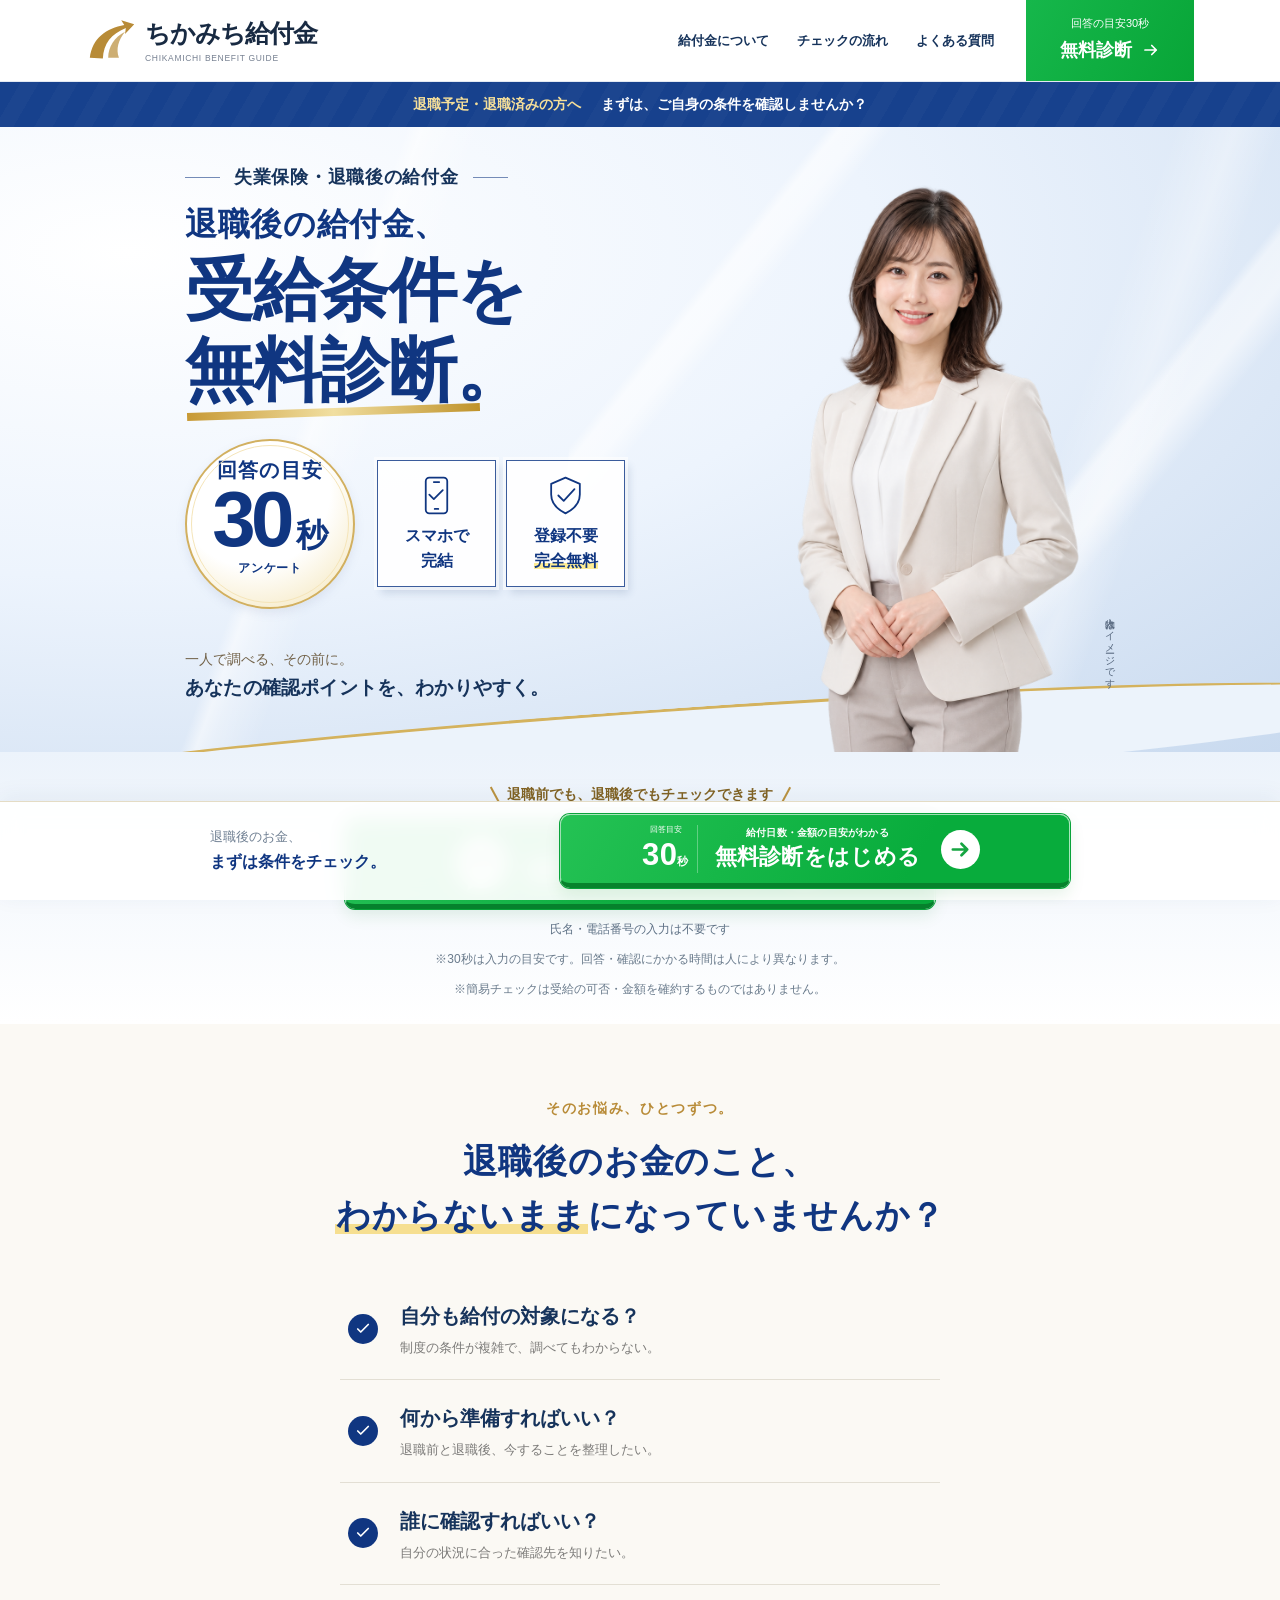
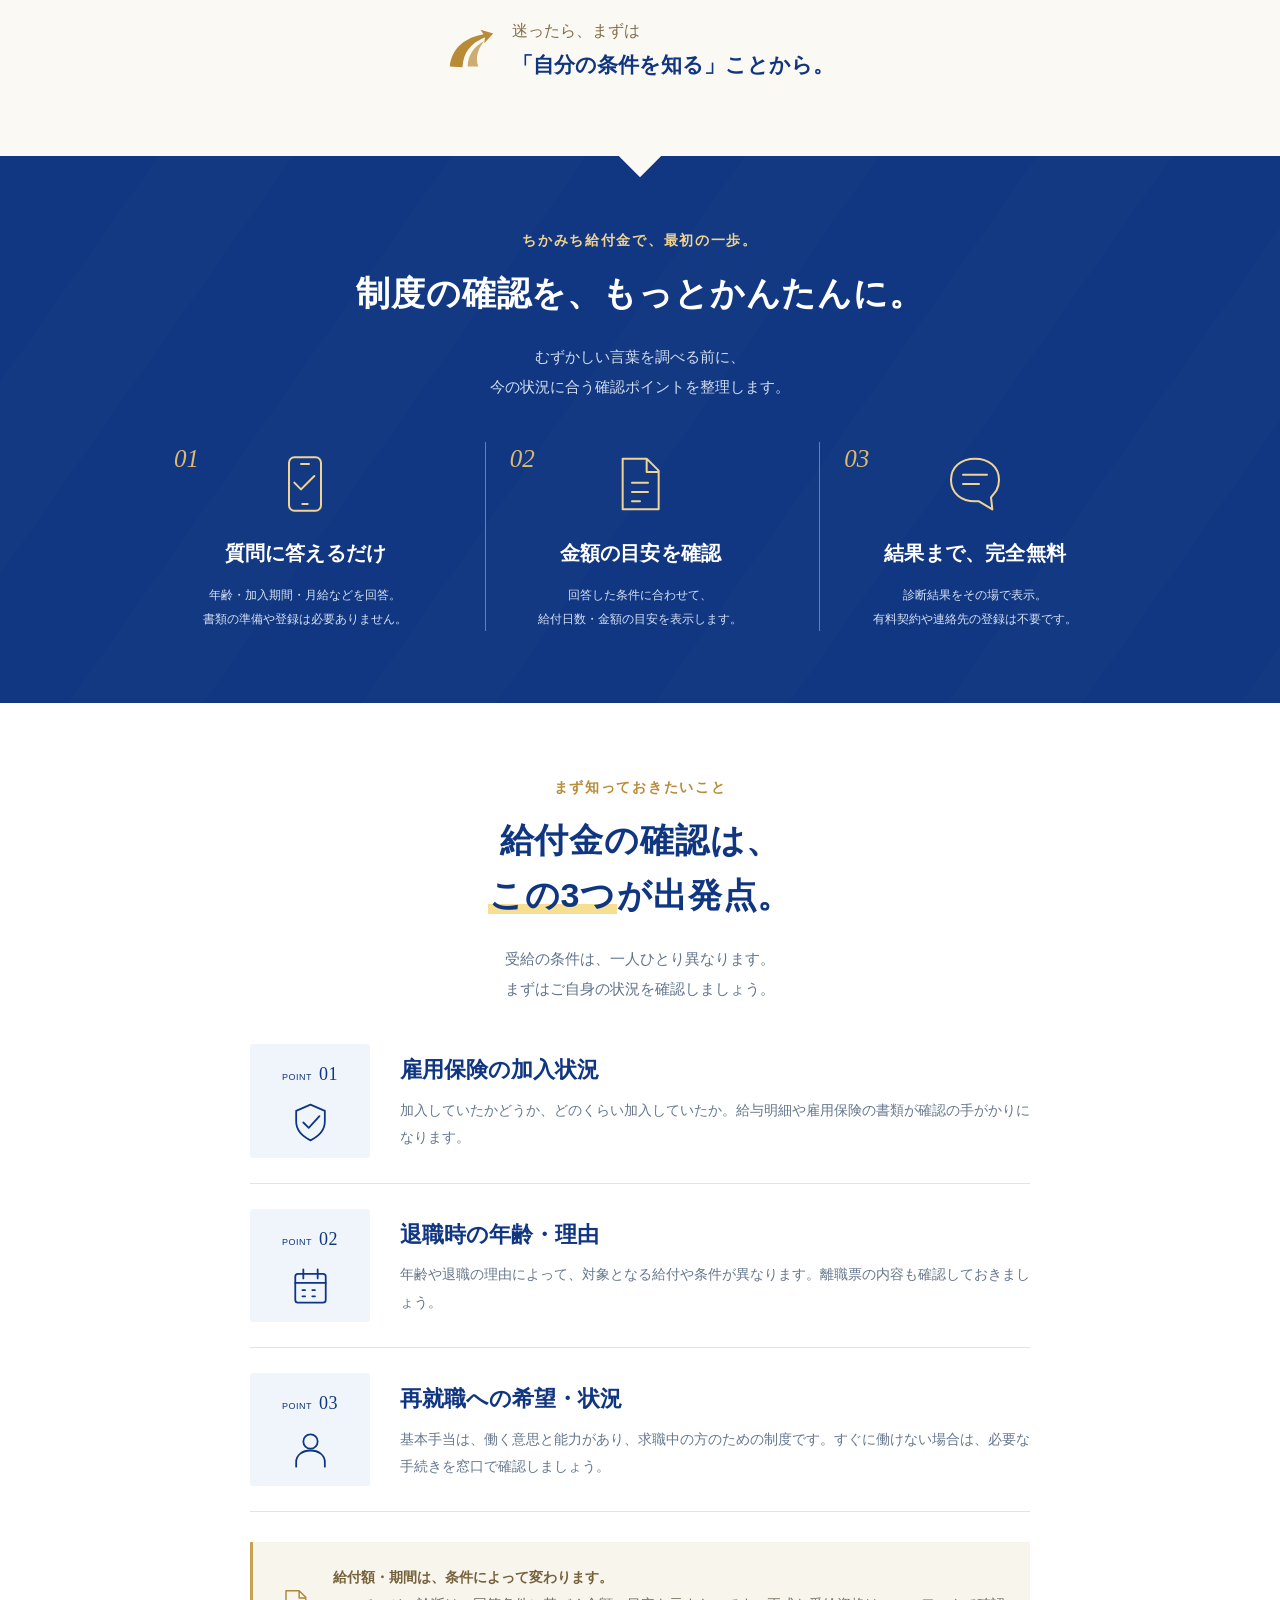
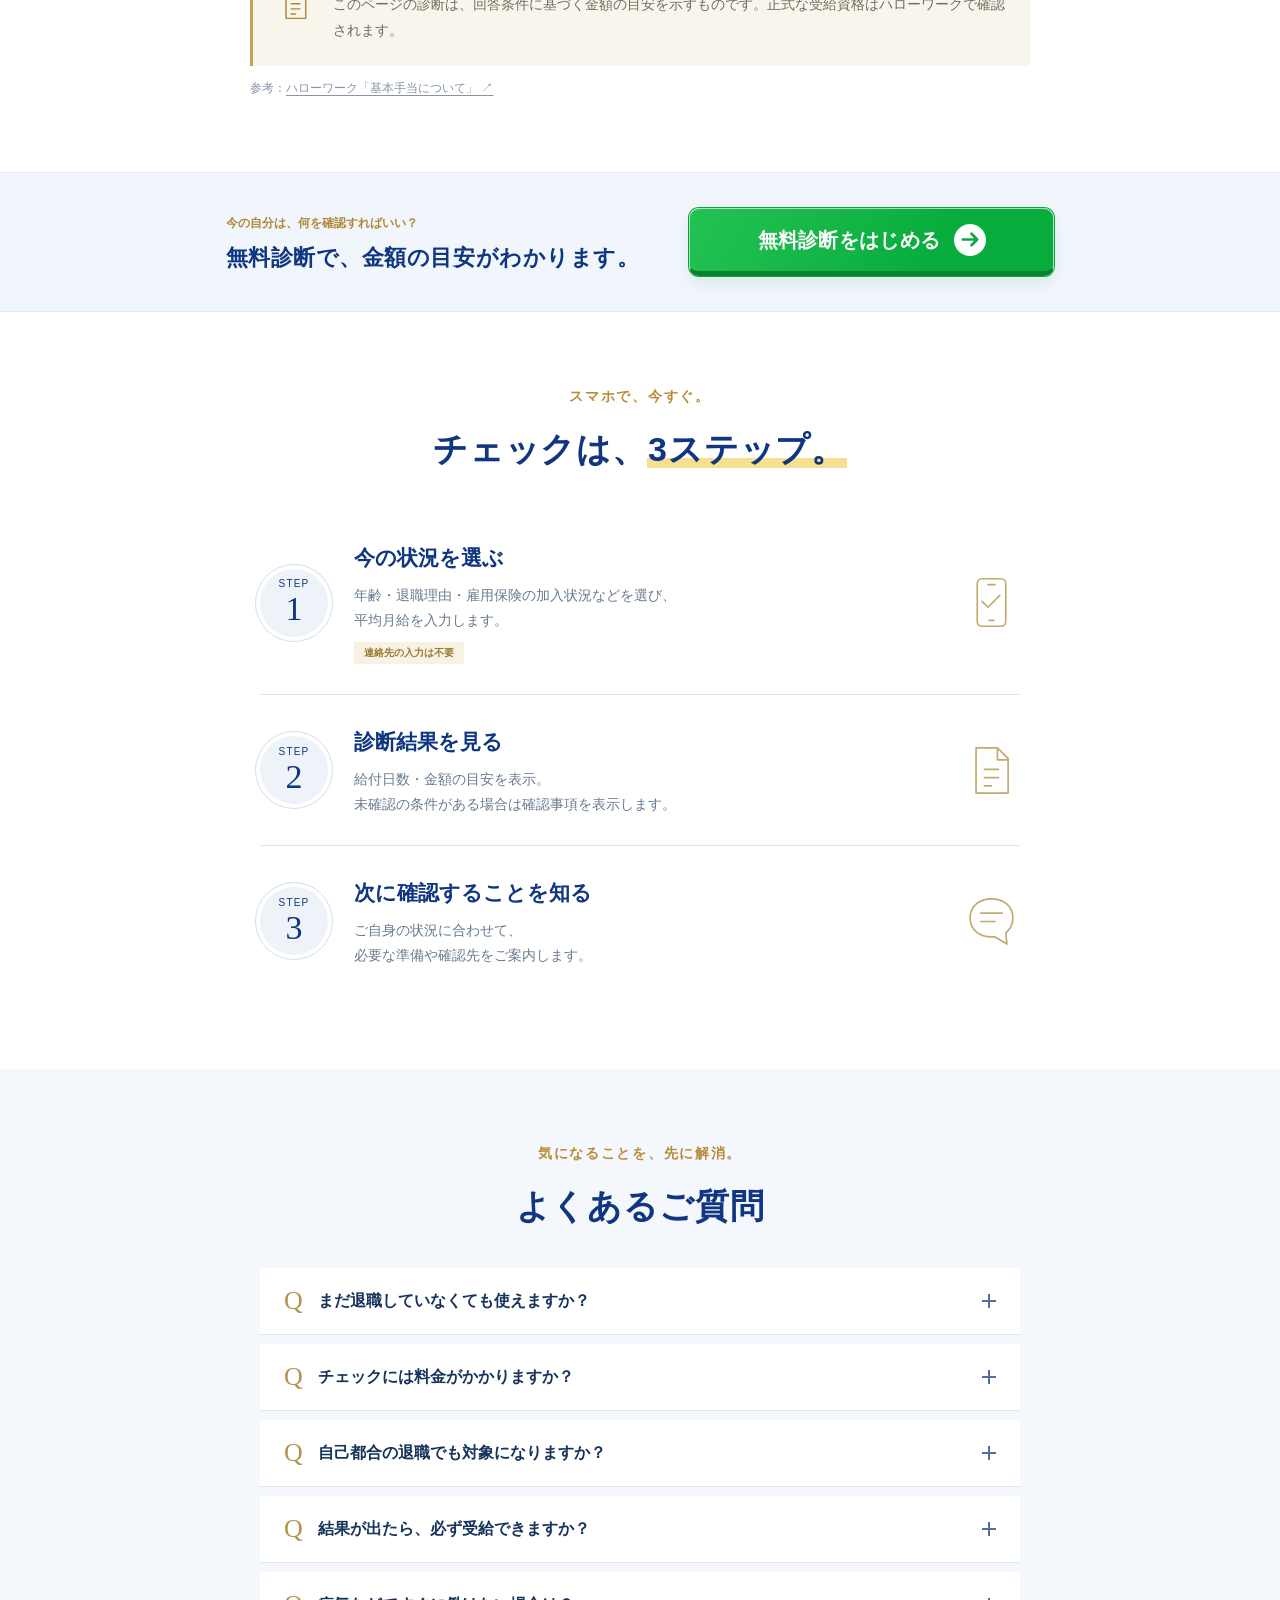
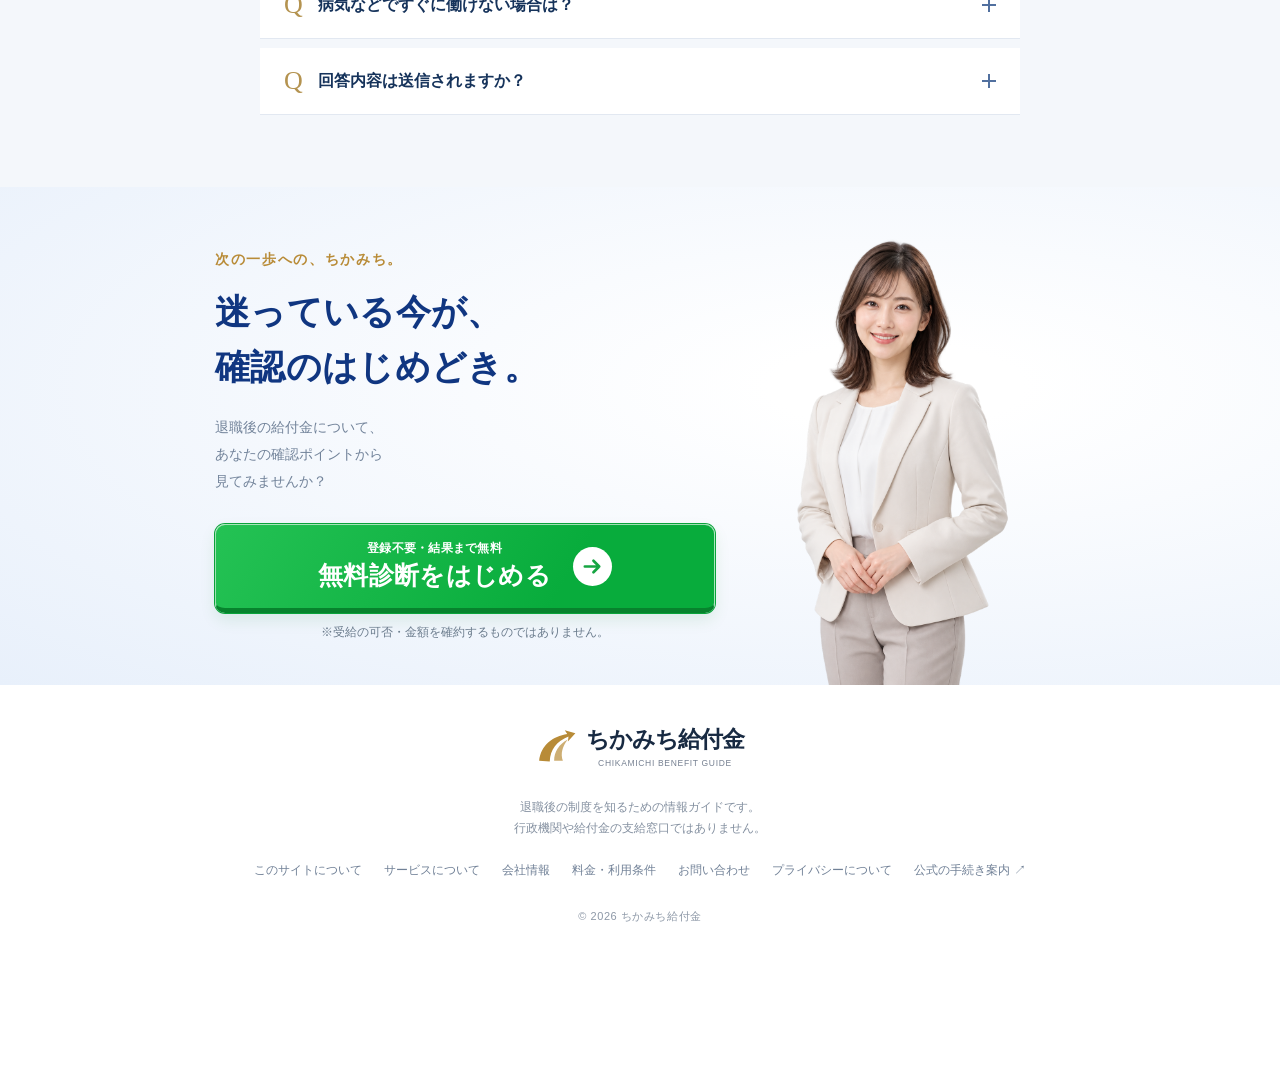
<file: docs/index.html>
<!doctype html>
<html lang="ja">
<head>
  <meta charset="utf-8">
  <meta name="viewport" content="width=device-width, initial-scale=1, viewport-fit=cover">
  <meta name="theme-color" content="#113a8c">
  <meta name="robots" content="noindex, nofollow">
  <title>ちかみち給付金｜退職後の給付金、受給条件を無料診断</title>
  <meta name="description" content="退職予定・退職済みの方へ。ちかみち給付金の無料診断で、退職後の給付金の日数・金額の目安を確認。スマホで完結、登録不要、無料。">
  <meta property="og:title" content="ちかみち給付金｜受給条件を無料診断">
  <meta property="og:description" content="退職後の給付金、まずはあなたの確認ポイントから。登録不要・結果まで無料。">
  <meta property="og:image" content="https://tnkkakuei3-design.github.io/chikamichi-kyufukin/assets/advisor.png">
  <meta property="og:type" content="website">
  <meta property="og:locale" content="ja_JP">
  <link rel="icon" type="image/svg+xml" href="assets/favicon.svg">
  <link rel="stylesheet" href="styles.css">
  <link rel="preload" as="image" href="assets/advisor.png">
  <script src="benefits.js?v=20261023-results" defer></script>
  <script src="app.js?v=20261023-results" defer></script>
</head>
<body>
<a class="skip-link" href="#main">本文へ移動</a>
<svg xmlns="http://www.w3.org/2000/svg" class="svg-defs" aria-hidden="true"><defs>
  <symbol id="i-arrow" viewBox="0 0 24 24"><path d="M4 12h15m-6-6 6 6-6 6"/></symbol>
  <symbol id="i-check" viewBox="0 0 24 24"><path d="m5 12 4 4L19 6"/></symbol>
  <symbol id="i-phone" viewBox="0 0 48 48"><rect x="12" y="4" width="24" height="40" rx="4"/><path d="M21 9h6m-5 30h4m-10-16 5 5 10-10"/></symbol>
  <symbol id="i-document" viewBox="0 0 48 48"><path d="M29 5H11v38h27V14L29 5Zm0 0v10h9M18 23h12m-12 7h12m-12 7h6"/></symbol>
  <symbol id="i-calendar" viewBox="0 0 48 48"><rect x="7" y="10" width="34" height="32" rx="3"/><path d="M7 20h34M16 5v10M32 5v10m-17 13h3m8 0h3m-14 7h3m8 0h3"/></symbol>
  <symbol id="i-shield" viewBox="0 0 48 48"><path d="m24 4 16 7v12c0 10-8 17-16 21C16 40 8 33 8 23V11L24 4Z"/><path d="m16 24 6 6 12-13"/></symbol>
  <symbol id="i-chat" viewBox="0 0 48 48"><path d="M40 29a17 17 0 0 0 2-8C42 11 34 5 24 5S6 11 6 21s8 16 18 16h3l10 6-1-9 4-5Z"/><path d="M15 17h18M15 24h12"/></symbol>
  <symbol id="i-person" viewBox="0 0 48 48"><circle cx="24" cy="14" r="8"/><path d="M8 42v-5c0-8 7-13 16-13s16 5 16 13v5"/></symbol>
  <symbol id="i-close" viewBox="0 0 24 24"><path d="m6 6 12 12M18 6 6 18"/></symbol>
  <symbol id="i-mark" viewBox="0 0 64 58"><path d="M5 51C8 25 27 12 50 8L46 2l17 5-12 13 1-8C33 20 23 32 22 52Z" fill="currentColor"/><path d="M29 51c0-14 8-27 22-34-9 11-12 23-8 34Z" fill="currentColor" opacity=".7"/></symbol>
</defs></svg>

<header class="site-header">
  <div class="header-inner">
    <a href="#" class="brand" aria-label="ちかみち給付金 トップ">
      <svg class="brand-mark" aria-hidden="true"><use href="#i-mark"/></svg>
      <span><b>ちかみち給付金</b><small>CHIKAMICHI BENEFIT GUIDE</small></span>
    </a>
    <nav class="header-nav" aria-label="メインメニュー"><a href="#guide">給付金について</a><a href="#flow">チェックの流れ</a><a href="#faq">よくある質問</a></nav>
    <button class="header-cta" data-start><span>回答の目安30秒</span><b>無料診断<svg class="icon"><use href="#i-arrow"/></svg></b></button>
  </div>
</header>

<main id="main">
  <div class="notice"><span>退職予定・退職済みの方へ</span><b>まずは、ご自身の条件を確認しませんか？</b></div>
  <section class="hero" aria-labelledby="hero-title">
    <div class="hero-shine" aria-hidden="true"></div>
    <div class="hero-inner">
      <div class="hero-heading">
        <p class="hero-eyebrow"><span></span>失業保険・退職後の給付金<span></span></p>
        <h1 id="hero-title"><span class="hero-topline">退職後の給付金、</span><strong>受給条件を</strong><strong class="gold-underline">無料診断<span class="period">。</span></strong></h1>
      </div>
      <div class="hero-benefits">
        <div class="question-medal"><span>回答の目安</span><div><b>30</b><strong>秒</strong></div><small>アンケート</small></div>
        <div class="hero-tiles">
          <div><svg class="pictogram"><use href="#i-phone"/></svg><b>スマホで<br>完結</b></div>
          <div><svg class="pictogram"><use href="#i-shield"/></svg><b>登録不要<br><em>完全無料</em></b></div>
        </div>
      </div>
      <img class="hero-person" src="assets/advisor.png" width="1024" height="1536" alt="白いジャケット姿で微笑む女性のイメージ" fetchpriority="high">
      <span class="model-note">人物はイメージです</span>
      <div class="hero-caption"><span>一人で調べる、その前に。</span><b>あなたの確認ポイントを、わかりやすく。</b></div>
    </div>
  </section>

  <section class="hero-action" id="diagnosis" aria-label="無料診断を始める">
    <div class="cta-label"><span></span>退職前でも、退職後でもチェックできます<span></span></div>
    <button class="cta-button" data-start><span class="cta-bubble">無料</span><span><small>給付日数・金額の目安がわかる</small><b>無料診断をはじめる</b></span><span class="arrow-disc"><svg class="icon"><use href="#i-arrow"/></svg></span></button>
    <p class="cta-note">氏名・電話番号の入力は不要です</p>
    <p class="disclaimer">※30秒は入力の目安です。回答・確認にかかる時間は人により異なります。</p>
    <p class="disclaimer">※簡易チェックは受給の可否・金額を確約するものではありません。</p>
  </section>

  <section class="concerns section-pad">
    <div class="narrow">
      <p class="section-kicker">そのお悩み、ひとつずつ。</p>
      <h2>退職後のお金のこと、<br><span class="marker">わからないまま</span>に<br class="mobile-only">なっていませんか？</h2>
      <ul class="concern-list">
        <li><span class="check-dot"><svg class="icon"><use href="#i-check"/></svg></span><span><b>自分も給付の対象になる？</b><small>制度の条件が複雑で、調べてもわからない。</small></span></li>
        <li><span class="check-dot"><svg class="icon"><use href="#i-check"/></svg></span><span><b>何から準備すればいい？</b><small>退職前と退職後、今することを整理したい。</small></span></li>
        <li><span class="check-dot"><svg class="icon"><use href="#i-check"/></svg></span><span><b>誰に確認すればいい？</b><small>自分の状況に合った確認先を知りたい。</small></span></li>
      </ul>
      <div class="concern-answer"><svg class="answer-mark" aria-hidden="true"><use href="#i-mark"/></svg><p>迷ったら、まずは<br><b>「自分の条件を知る」ことから。</b></p></div>
    </div>
  </section>

  <section class="service section-pad" id="about">
    <div class="section-inner">
      <p class="section-kicker light">ちかみち給付金で、最初の一歩。</p>
      <h2>制度の確認を、<br class="mobile-only">もっとかんたんに。</h2>
      <p class="section-lead">むずかしい言葉を調べる前に、<br>今の状況に合う確認ポイントを整理します。</p>
      <div class="service-grid">
        <article><span class="service-number">01</span><svg class="service-icon"><use href="#i-phone"/></svg><h3>質問に答えるだけ</h3><p>年齢・加入期間・月給などを回答。<br>書類の準備や登録は必要ありません。</p></article>
        <article><span class="service-number">02</span><svg class="service-icon"><use href="#i-document"/></svg><h3>金額の目安を確認</h3><p>回答した条件に合わせて、<br>給付日数・金額の目安を表示します。</p></article>
        <article><span class="service-number">03</span><svg class="service-icon"><use href="#i-chat"/></svg><h3>結果まで、完全無料</h3><p>診断結果をその場で表示。<br>有料契約や連絡先の登録は不要です。</p></article>
      </div>
    </div>
  </section>

  <section class="guide section-pad" id="guide">
    <div class="section-inner">
      <p class="section-kicker">まず知っておきたいこと</p>
      <h2>給付金の確認は、<br><span class="marker">この3つ</span>が出発点。</h2>
      <p class="section-lead">受給の条件は、一人ひとり異なります。<br>まずはご自身の状況を確認しましょう。</p>
      <div class="guide-list">
        <article class="guide-item"><div class="guide-visual"><span>POINT <b>01</b></span><svg class="pictogram"><use href="#i-shield"/></svg></div><div><h3>雇用保険の加入状況</h3><p>加入していたかどうか、どのくらい加入していたか。給与明細や雇用保険の書類が確認の手がかりになります。</p></div></article>
        <article class="guide-item"><div class="guide-visual"><span>POINT <b>02</b></span><svg class="pictogram"><use href="#i-calendar"/></svg></div><div><h3>退職時の年齢・理由</h3><p>年齢や退職の理由によって、対象となる給付や条件が異なります。離職票の内容も確認しておきましょう。</p></div></article>
        <article class="guide-item"><div class="guide-visual"><span>POINT <b>03</b></span><svg class="pictogram"><use href="#i-person"/></svg></div><div><h3>再就職への希望・状況</h3><p>基本手当は、働く意思と能力があり、求職中の方のための制度です。すぐに働けない場合は、必要な手続きを窓口で確認しましょう。</p></div></article>
      </div>
      <div class="guide-note"><svg class="pictogram"><use href="#i-document"/></svg><p><b>給付額・期間は、条件によって変わります。</b><br>このページの診断は、回答条件に基づく金額の目安を示すものです。正式な受給資格はハローワークで確認されます。</p></div>
      <p class="source-line">参考：<a href="https://www.hellowork.mhlw.go.jp/insurance/insurance_basicbenefit.html" target="_blank" rel="noopener noreferrer">ハローワーク「基本手当について」<span aria-hidden="true"> ↗</span></a></p>
    </div>
  </section>

  <section class="mid-cta">
    <div><span>今の自分は、何を確認すればいい？</span><h2>無料診断で、<br class="mobile-only">金額の目安がわかります。</h2></div>
    <button class="cta-button compact" data-start><b>無料診断をはじめる</b><span class="arrow-disc"><svg class="icon"><use href="#i-arrow"/></svg></span></button>
  </section>

  <section class="flow section-pad" id="flow">
    <div class="narrow">
      <p class="section-kicker">スマホで、今すぐ。</p>
      <h2>チェックは、<span class="marker">3ステップ。</span></h2>
      <ol class="flow-list">
        <li><span class="step-index"><small>STEP</small><b>1</b></span><div><h3>今の状況を選ぶ</h3><p>年齢・退職理由・雇用保険の加入状況などを選び、<br>平均月給を入力します。</p><span class="mini-tag">連絡先の入力は不要</span></div><svg class="pictogram"><use href="#i-phone"/></svg></li>
        <li><span class="step-index"><small>STEP</small><b>2</b></span><div><h3>診断結果を見る</h3><p>給付日数・金額の目安を表示。<br>未確認の条件がある場合は確認事項を表示します。</p></div><svg class="pictogram"><use href="#i-document"/></svg></li>
        <li><span class="step-index"><small>STEP</small><b>3</b></span><div><h3>次に確認することを知る</h3><p>ご自身の状況に合わせて、<br>必要な準備や確認先をご案内します。</p></div><svg class="pictogram"><use href="#i-chat"/></svg></li>
      </ol>
    </div>
  </section>

  <section class="faq section-pad" id="faq">
    <div class="narrow">
      <p class="section-kicker">気になることを、先に解消。</p>
      <h2>よくあるご質問</h2>
      <div class="faq-list">
        <details><summary><span>Q</span>まだ退職していなくても使えますか？<i aria-hidden="true"></i></summary><div class="faq-answer"><span>A</span><p>はい。退職を検討している段階でも利用できます。退職前に確認しておきたいことを整理するために、お役立てください。</p></div></details>
        <details><summary><span>Q</span>チェックには料金がかかりますか？<i aria-hidden="true"></i></summary><div class="faq-answer"><span>A</span><p>チェックから結果の確認まで、すべて無料です。氏名・電話番号・メールアドレスの登録も必要ありません。</p></div></details>
        <details><summary><span>Q</span>自己都合の退職でも対象になりますか？<i aria-hidden="true"></i></summary><div class="faq-answer"><span>A</span><p>自己都合という理由だけで、対象外になるわけではありません。雇用保険の加入期間など、他の条件も合わせて確認が必要です。ご自身の場合はハローワークでご確認ください。</p></div></details>
        <details><summary><span>Q</span>結果が出たら、必ず受給できますか？<i aria-hidden="true"></i></summary><div class="faq-answer"><span>A</span><p>いいえ。この診断は回答条件に基づく試算で、受給資格や金額を保証するものではありません。実際の受給可否は、必要な情報や書類をもとにハローワークで確認されます。</p></div></details>
        <details><summary><span>Q</span>病気などですぐに働けない場合は？<i aria-hidden="true"></i></summary><div class="faq-answer"><span>A</span><p>基本手当は、すぐに働ける状態で仕事を探している方が対象です。すぐに働けない場合は、受給期間の延長など、状況に応じた手続きについてハローワークにご確認ください。</p></div></details>
        <details><summary><span>Q</span>回答内容は送信されますか？<i aria-hidden="true"></i></summary><div class="faq-answer"><span>A</span><p>このページのチェック回答を外部に送信することはありません。回答は画面内の結果表示にだけ使われ、ページを再読み込みすると消えます。</p></div></details>
      </div>
    </div>
  </section>

  <section class="last-action">
    <div class="last-inner"><div class="last-copy"><p class="section-kicker">次の一歩への、ちかみち。</p><h2>迷っている今が、<br>確認のはじめどき。</h2><p>退職後の給付金について、<br>あなたの確認ポイントから<br>見てみませんか？</p></div><img src="assets/advisor.png" width="1024" height="1536" alt="" loading="lazy"><div class="last-button"><button class="cta-button" data-start><span><small>登録不要・結果まで無料</small><b>無料診断をはじめる</b></span><span class="arrow-disc"><svg class="icon"><use href="#i-arrow"/></svg></span></button><p class="disclaimer">※受給の可否・金額を確約するものではありません。</p></div></div>
  </section>
</main>

<footer class="site-footer">
  <a href="#" class="brand footer-brand"><svg class="brand-mark" aria-hidden="true"><use href="#i-mark"/></svg><span><b>ちかみち給付金</b><small>CHIKAMICHI BENEFIT GUIDE</small></span></a>
  <p>退職後の制度を知るための情報ガイドです。<br>行政機関や給付金の支給窓口ではありません。</p>
  <nav aria-label="フッター"><button data-info="about">このサイトについて</button><a href="service/">サービスについて</a><a href="service/#profile">会社情報</a><a href="service/#commerce">料金・利用条件</a><a href="service/#contact">お問い合わせ</a><button data-info="privacy">プライバシーについて</button><a href="https://www.hellowork.mhlw.go.jp/insurance/insurance_procedure.html" target="_blank" rel="noopener noreferrer">公式の手続き案内 ↗</a></nav>
  <small>© 2026 ちかみち給付金</small>
</footer>

<aside class="sticky-cta" aria-label="無料診断へのショートカット"><div class="sticky-inner"><span class="sticky-copy">退職後のお金、<br><b>まずは条件をチェック。</b></span><button class="cta-button sticky-button" data-start><span class="sticky-four">回答目安<b>30<small>秒</small></b></span><span><small>給付日数・金額の目安がわかる</small><b>無料診断をはじめる</b></span><span class="arrow-disc"><svg class="icon"><use href="#i-arrow"/></svg></span></button></div></aside>

<dialog id="check-dialog" class="check-dialog" aria-labelledby="check-heading">
  <div class="dialog-top"><span><svg class="mini-mark" aria-hidden="true"><use href="#i-mark"/></svg>ちかみち給付金</span><button class="icon-button" data-close aria-label="チェックを閉じる"><svg class="icon"><use href="#i-close"/></svg></button></div>
  <div class="dialog-content" id="check-content"></div>
</dialog>
<dialog id="info-dialog" class="info-dialog" aria-labelledby="info-title"><div class="dialog-top"><b id="info-title"></b><button class="icon-button" data-info-close aria-label="閉じる"><svg class="icon"><use href="#i-close"/></svg></button></div><div id="info-content"></div></dialog>
<div class="toast" role="status" aria-live="polite"></div>
</body>
</html>
</file>
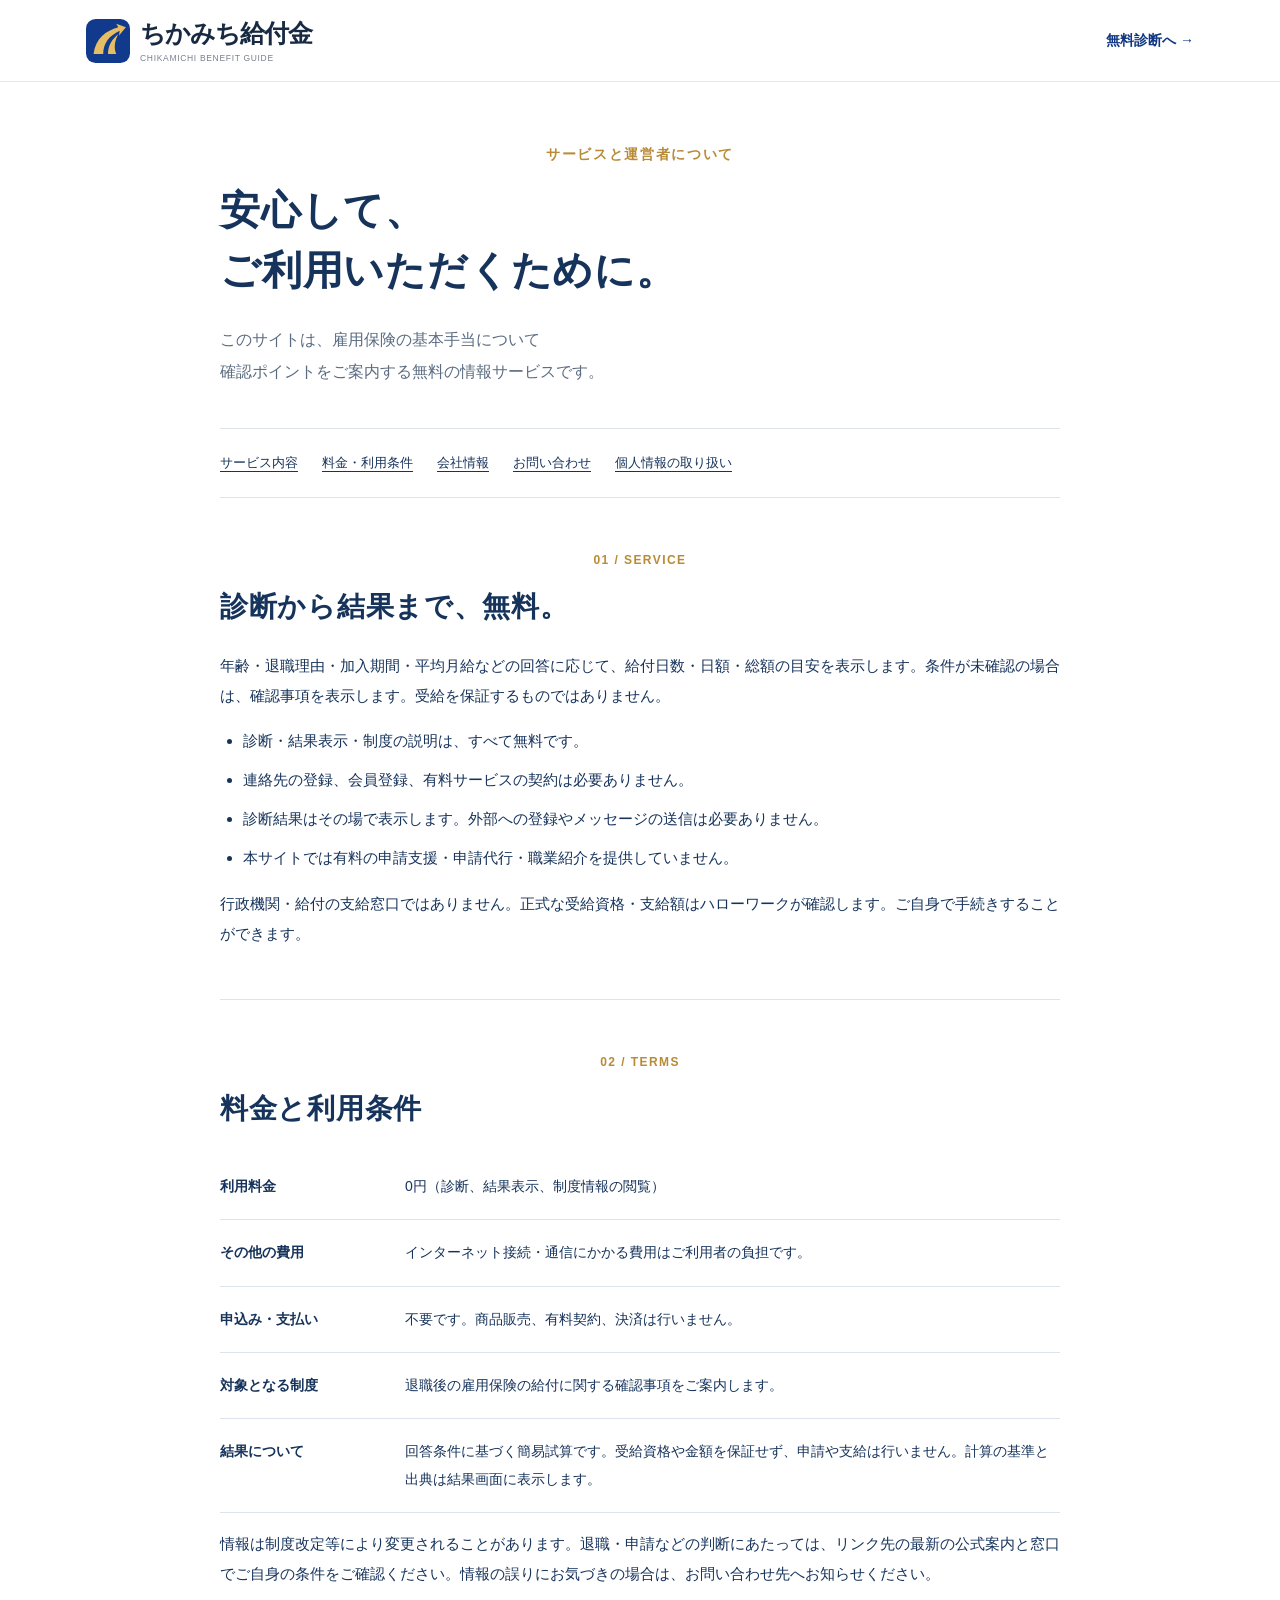
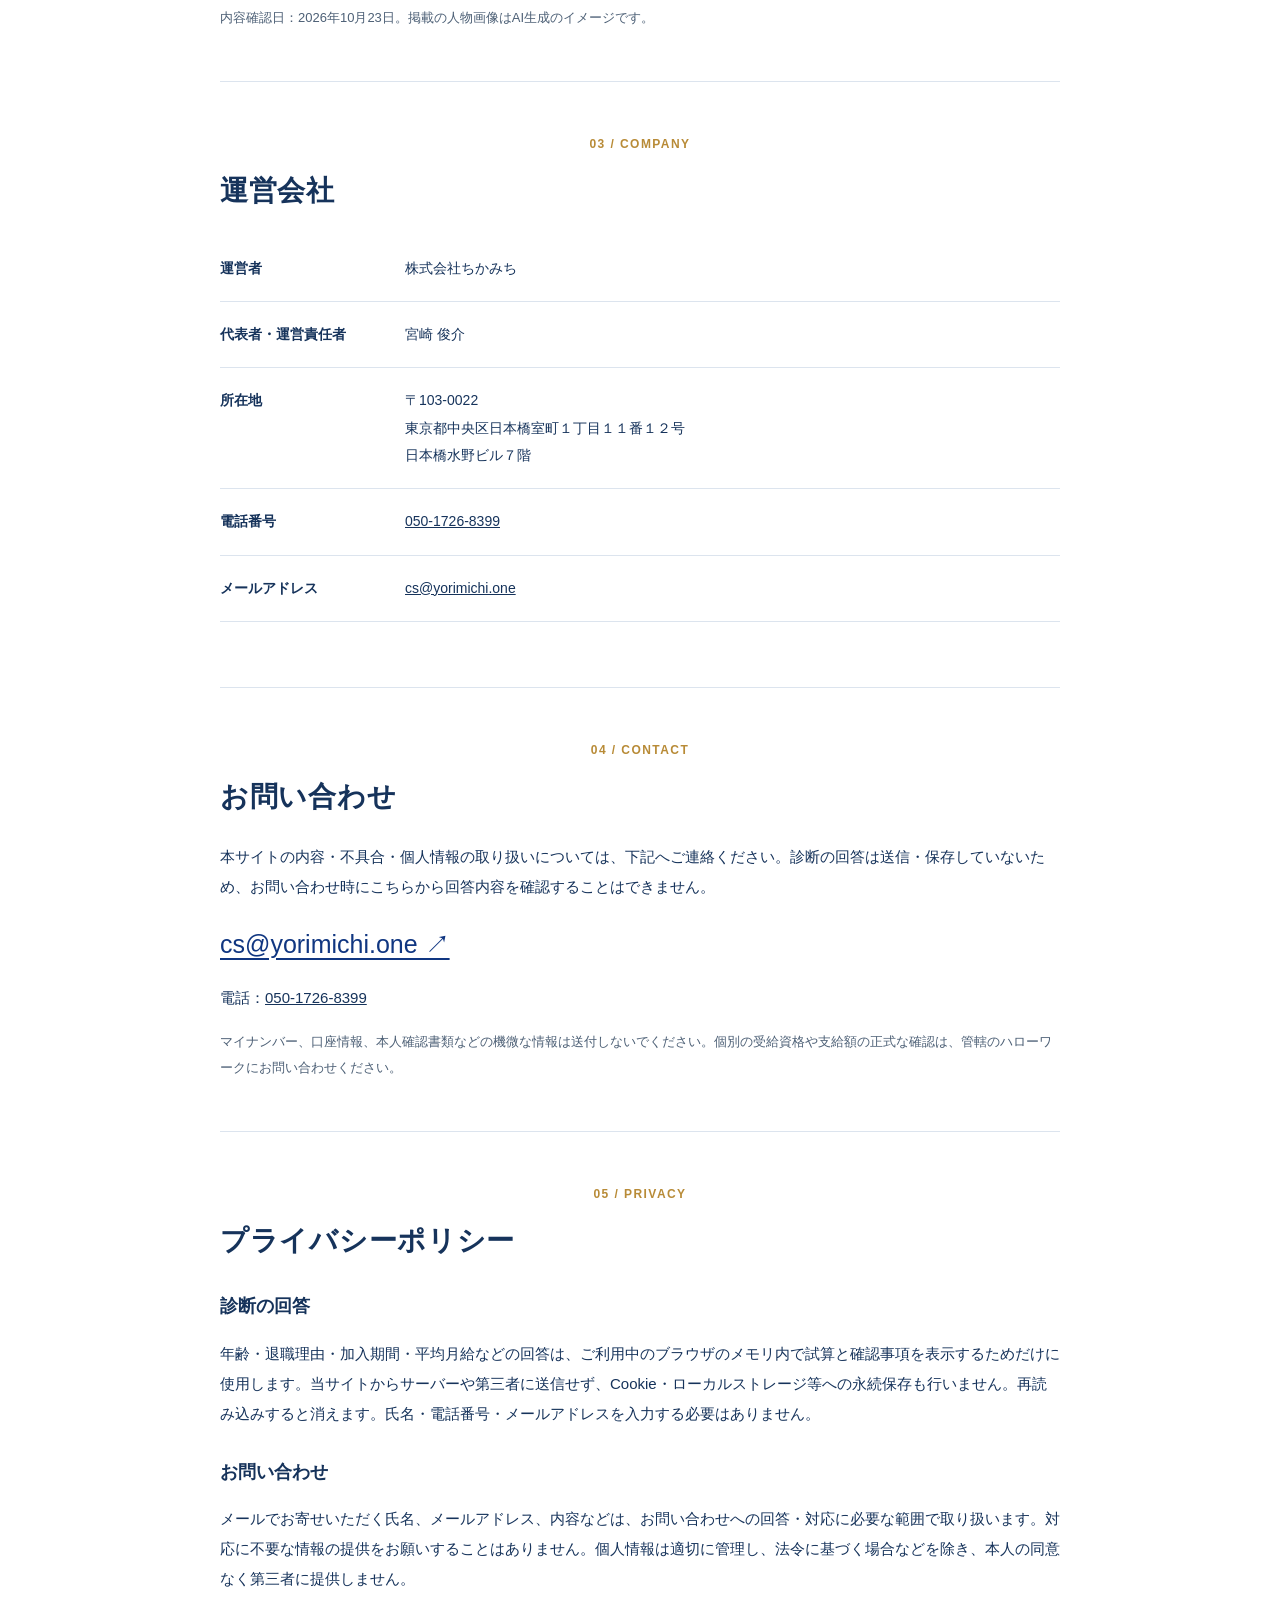
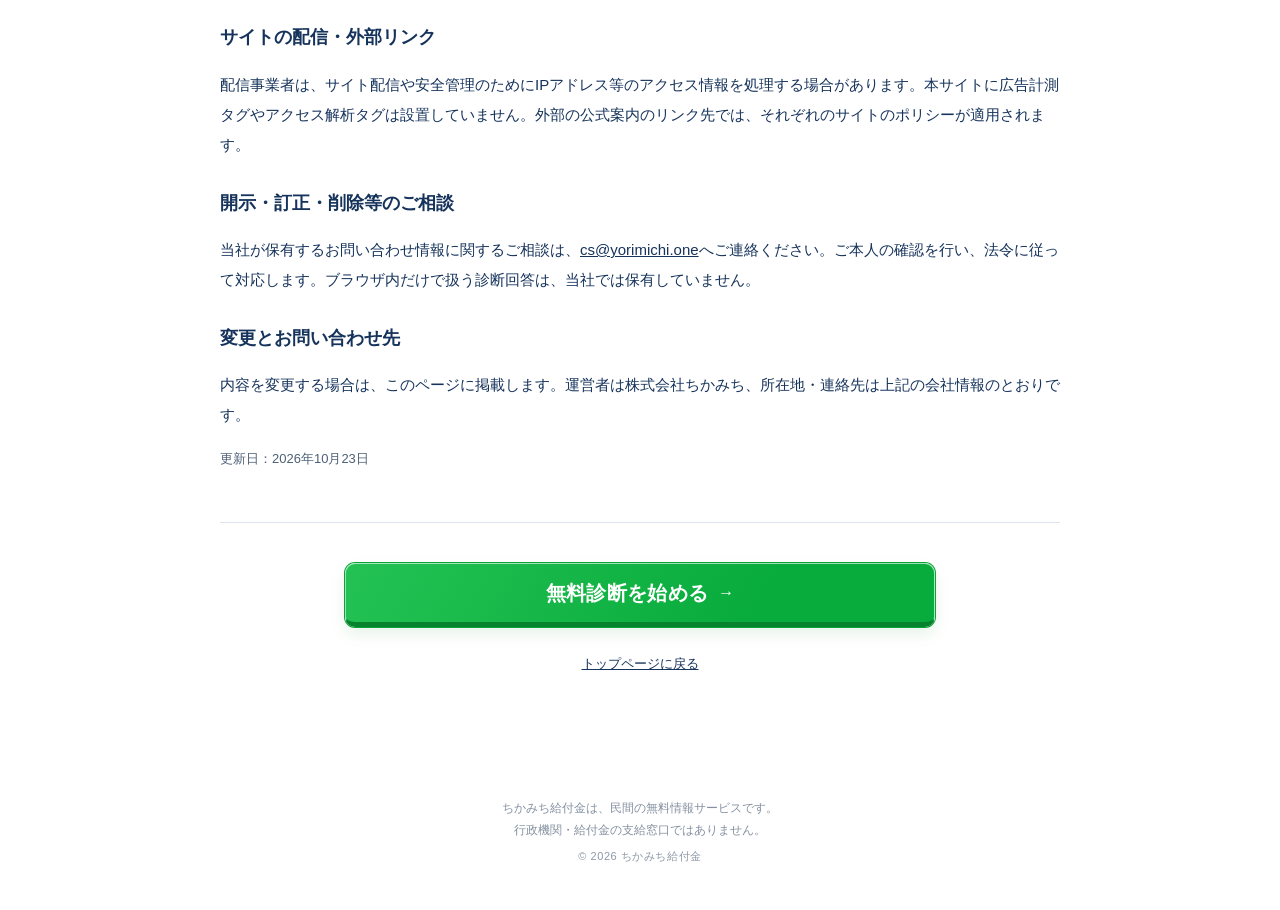
<file: docs/service/index.html>
<!doctype html>
<html lang="ja">
<head>
<meta charset="utf-8"><meta name="viewport" content="width=device-width, initial-scale=1, viewport-fit=cover"><meta name="robots" content="noindex, nofollow"><meta name="theme-color" content="#113a8c">
<title>運営会社・無料サービスのご案内｜ちかみち給付金</title>
<meta name="description" content="ちかみち給付金の無料診断について。サービスの範囲、運営会社、料金、利用条件、プライバシーポリシー、お問い合わせ先。">
<link rel="icon" type="image/svg+xml" href="../assets/favicon.svg"><link rel="stylesheet" href="../styles.css">
</head>
<body class="service-page">
<a class="skip-link" href="#main">本文へ移動</a>
<header class="site-header"><div class="header-inner"><a class="brand" href="../"><img src="../assets/favicon.svg" width="44" height="44" alt=""><span><b>ちかみち給付金</b><small>CHIKAMICHI BENEFIT GUIDE</small></span></a><a class="service-back" href="../#diagnosis">無料診断へ →</a></div></header>
<main id="main" class="legal-main">
<div class="legal-heading"><p class="section-kicker">サービスと運営者について</p><h1>安心して、<br>ご利用いただくために。</h1><p>このサイトは、雇用保険の基本手当について<br>確認ポイントをご案内する無料の情報サービスです。</p></div>
<nav class="legal-nav" aria-label="このページの目次"><a href="#services">サービス内容</a><a href="#commerce">料金・利用条件</a><a href="#profile">会社情報</a><a href="#contact">お問い合わせ</a><a href="#privacy">個人情報の取り扱い</a></nav>
<section id="services" class="legal-section"><p class="section-kicker">01 / SERVICE</p><h2>診断から結果まで、無料。</h2><p>年齢・退職理由・加入期間・平均月給などの回答に応じて、給付日数・日額・総額の目安を表示します。条件が未確認の場合は、確認事項を表示します。受給を保証するものではありません。</p><ul><li>診断・結果表示・制度の説明は、すべて無料です。</li><li>連絡先の登録、会員登録、有料サービスの契約は必要ありません。</li><li>診断結果はその場で表示します。外部への登録やメッセージの送信は必要ありません。</li><li>本サイトでは有料の申請支援・申請代行・職業紹介を提供していません。</li></ul><p>行政機関・給付の支給窓口ではありません。正式な受給資格・支給額はハローワークが確認します。ご自身で手続きすることができます。</p></section>
<section id="commerce" class="legal-section"><p class="section-kicker">02 / TERMS</p><h2>料金と利用条件</h2><dl class="legal-table"><div><dt>利用料金</dt><dd>0円（診断、結果表示、制度情報の閲覧）</dd></div><div><dt>その他の費用</dt><dd>インターネット接続・通信にかかる費用はご利用者の負担です。</dd></div><div><dt>申込み・支払い</dt><dd>不要です。商品販売、有料契約、決済は行いません。</dd></div><div><dt>対象となる制度</dt><dd>退職後の雇用保険の給付に関する確認事項をご案内します。</dd></div><div><dt>結果について</dt><dd>回答条件に基づく簡易試算です。受給資格や金額を保証せず、申請や支給は行いません。計算の基準と出典は結果画面に表示します。</dd></div></dl><p>情報は制度改定等により変更されることがあります。退職・申請などの判断にあたっては、リンク先の最新の公式案内と窓口でご自身の条件をご確認ください。情報の誤りにお気づきの場合は、お問い合わせ先へお知らせください。</p><p class="basis-note">内容確認日：2026年10月23日。掲載の人物画像はAI生成のイメージです。</p></section>
<section id="profile" class="legal-section"><p class="section-kicker">03 / COMPANY</p><h2>運営会社</h2><dl class="legal-table"><div><dt>運営者</dt><dd>株式会社ちかみち</dd></div><div><dt>代表者・運営責任者</dt><dd>宮崎 俊介</dd></div><div><dt>所在地</dt><dd>〒103-0022<br>東京都中央区日本橋室町１丁目１１番１２号<br>日本橋水野ビル７階</dd></div><div><dt>電話番号</dt><dd><a href="tel:05017268399">050-1726-8399</a></dd></div><div><dt>メールアドレス</dt><dd><a href="mailto:cs@yorimichi.one">cs@yorimichi.one</a></dd></div></dl></section>
<section id="contact" class="legal-section"><p class="section-kicker">04 / CONTACT</p><h2>お問い合わせ</h2><p>本サイトの内容・不具合・個人情報の取り扱いについては、下記へご連絡ください。診断の回答は送信・保存していないため、お問い合わせ時にこちらから回答内容を確認することはできません。</p><a class="contact-email" href="mailto:cs@yorimichi.one">cs@yorimichi.one ↗</a><p>電話：<a href="tel:05017268399">050-1726-8399</a></p><p class="basis-note">マイナンバー、口座情報、本人確認書類などの機微な情報は送付しないでください。個別の受給資格や支給額の正式な確認は、管轄のハローワークにお問い合わせください。</p></section>
<section id="privacy" class="legal-section"><p class="section-kicker">05 / PRIVACY</p><h2>プライバシーポリシー</h2><h3>診断の回答</h3><p>年齢・退職理由・加入期間・平均月給などの回答は、ご利用中のブラウザのメモリ内で試算と確認事項を表示するためだけに使用します。当サイトからサーバーや第三者に送信せず、Cookie・ローカルストレージ等への永続保存も行いません。再読み込みすると消えます。氏名・電話番号・メールアドレスを入力する必要はありません。</p><h3>お問い合わせ</h3><p>メールでお寄せいただく氏名、メールアドレス、内容などは、お問い合わせへの回答・対応に必要な範囲で取り扱います。対応に不要な情報の提供をお願いすることはありません。個人情報は適切に管理し、法令に基づく場合などを除き、本人の同意なく第三者に提供しません。</p><h3>サイトの配信・外部リンク</h3><p>配信事業者は、サイト配信や安全管理のためにIPアドレス等のアクセス情報を処理する場合があります。本サイトに広告計測タグやアクセス解析タグは設置していません。外部の公式案内のリンク先では、それぞれのサイトのポリシーが適用されます。</p><h3>開示・訂正・削除等のご相談</h3><p>当社が保有するお問い合わせ情報に関するご相談は、<a href="mailto:cs@yorimichi.one">cs@yorimichi.one</a>へご連絡ください。ご本人の確認を行い、法令に従って対応します。ブラウザ内だけで扱う診断回答は、当社では保有していません。</p><h3>変更とお問い合わせ先</h3><p>内容を変更する場合は、このページに掲載します。運営者は株式会社ちかみち、所在地・連絡先は上記の会社情報のとおりです。</p><p class="basis-note">更新日：2026年10月23日</p></section>
<div class="legal-end"><a class="cta-button compact" href="../#diagnosis"><b>無料診断を始める</b><span aria-hidden="true">→</span></a><a href="../">トップページに戻る</a></div>
</main>
<footer class="site-footer"><p>ちかみち給付金は、民間の無料情報サービスです。<br>行政機関・給付金の支給窓口ではありません。</p><small>© 2026 ちかみち給付金</small></footer>
</body>
</html>
</file>
<file: docs/styles.css>
:root{--navy:#103681;--blue:#16449b;--ink:#16335b;--gold:#b88b37;--gold-light:#e5c77d;--green:#08ad42;--paper:#f5f8fd;--muted:#64758a;--line:#dce4ee;--font:"Noto Sans JP","Hiragino Kaku Gothic ProN","Hiragino Sans","Yu Gothic",Meiryo,sans-serif}
*{box-sizing:border-box}html{scroll-behavior:smooth;scroll-padding-top:90px}body{margin:0;font-family:var(--font);color:var(--ink);background:white;font-size:16px;line-height:1.8;-webkit-font-smoothing:antialiased;overflow-x:hidden}body.modal-open{overflow:hidden}button,a{-webkit-tap-highlight-color:transparent}button{font:inherit;cursor:pointer}a{color:inherit}button{color:inherit}button:focus-visible,a:focus-visible,summary:focus-visible{outline:3px solid #dc9d24;outline-offset:5px}button:disabled{cursor:default}img{max-width:100%;height:auto}svg{display:block}h1,h2,h3,p{margin:0}h2{font-size:34px;font-weight:800;line-height:1.6;letter-spacing:.025em}h3{font-weight:800}.svg-defs{position:absolute;width:0;height:0;overflow:hidden}.icon{width:24px;height:24px;fill:none;stroke:currentColor;stroke-width:2.3;stroke-linecap:round;stroke-linejoin:round;flex:none}.pictogram{width:48px;height:48px;fill:none;stroke:currentColor;stroke-width:2;stroke-linecap:round;stroke-linejoin:round}.skip-link{position:fixed;top:-100px;left:16px;z-index:100;background:white;padding:10px}.skip-link:focus{top:10px}.mobile-only{display:none}
.site-header{height:82px;background:#fff;position:sticky;top:0;z-index:30;border-bottom:1px solid #e3e9f2}.header-inner{max-width:1160px;margin:0 auto;height:100%;display:flex;align-items:center;gap:32px;padding:0 26px}.brand{display:inline-flex;align-items:center;gap:10px;text-decoration:none;line-height:1.25;white-space:nowrap}.brand-mark{color:var(--gold);width:49px;height:46px;flex:none}.brand b{color:#182a42;font-size:25px;font-weight:800;letter-spacing:-.04em}.brand small{display:block;font-size:8.5px;letter-spacing:.08em;margin-top:4px;color:#768091}.header-nav{display:flex;gap:28px;margin-left:auto;align-items:center}.header-nav a{text-decoration:none;font-size:13px;font-weight:700}.header-nav a:hover{color:var(--gold)}.header-cta{border:0;align-self:stretch;background:linear-gradient(120deg,#16b74b,#08a537);color:white;padding:9px 25px;text-align:center;min-width:168px}.header-cta>span{display:block;font-size:11px;letter-spacing:.08em}.header-cta b{display:flex;align-items:center;justify-content:center;gap:10px;font-size:18px}.header-cta .icon{width:18px;height:18px}.notice{position:relative;z-index:2;color:white;display:flex;justify-content:center;align-items:center;gap:20px;font-size:14px;padding:10px 20px;background:repeating-linear-gradient(120deg,transparent 0 18px,#ffffff05 18px 34px),#17418d}.notice span{color:#f6df99;font-weight:800}.notice b{font-weight:600}
.hero{background:radial-gradient(ellipse at 10% 20%,#fff 0%,#edf4fd 46%,#c9daef 100%);position:relative;overflow:hidden}.hero:before{content:"";position:absolute;inset:-25% 0 0 45%;background:linear-gradient(125deg,transparent 28%,#fff9 29%,#fff8 31%,transparent 33%,transparent 68%,#ffffff80 69%,#ffffff90 72%,transparent 75%);transform:rotate(4deg)}.hero:after{content:"";position:absolute;left:-8%;width:120%;height:80px;bottom:-40px;border-radius:50%;background:#ecf3fb;border-top:3px solid #d4b25d;transform:rotate(-4deg)}.hero-shine{position:absolute;inset:0;pointer-events:none;background:linear-gradient(110deg,transparent 27%,#fff8 28%,#fff5 29%,transparent 32%,transparent 78%,#fff5 82%,transparent 85%)}.hero-inner{position:relative;width:min(100%,1000px);height:625px;margin:auto;padding:34px 45px 45px}.hero-heading{position:relative;z-index:3;width:650px}.hero-eyebrow{display:flex;align-items:center;gap:14px;font-size:18px;font-weight:700;margin-bottom:12px;letter-spacing:.12em}.hero-eyebrow span{width:35px;height:1px;background:#748bb7}.hero-heading h1{line-height:1.16;letter-spacing:-.055em;color:var(--navy)}.hero-topline{display:block;font-size:32px;font-weight:800;letter-spacing:.02em;margin-bottom:8px}.hero-heading strong{font-size:69px;display:block;font-weight:900;width:max-content;max-width:100%;position:relative}.gold-underline:after{content:"";position:absolute;left:2px;bottom:-5px;width:96%;height:8px;background:linear-gradient(90deg,#c79935,#f1dfa1,#bf922a);transform:rotate(-2deg);z-index:-1}.period{letter-spacing:-.5em}.hero-benefits{margin-top:28px;display:flex;align-items:center;gap:22px;position:relative;z-index:3;width:440px}.question-medal{width:170px;height:170px;border:2px solid #d2b060;border-radius:50%;text-align:center;background:radial-gradient(circle at 40% 30%,white 0%,#fff 50%,#f5e8c0 90%);outline:1px solid #f5e5b9;outline-offset:-7px;box-shadow:0 4px 10px #8797af2b;color:var(--navy);line-height:1.1;flex:none;padding:18px 8px 15px}.question-medal>span{font-size:20px;font-weight:800;letter-spacing:.06em}.question-medal>div{display:flex;align-items:baseline;justify-content:center;margin-top:0}.question-medal b{font-family:Arial,sans-serif;font-size:89px;font-weight:800;letter-spacing:-.06em;line-height:.99}.question-medal strong{font-size:32px;margin-left:6px}.question-medal small{font-size:11px;font-weight:700;letter-spacing:.07em}.hero-tiles{display:grid;grid-template-columns:1fr 1fr;gap:10px;width:250px}.hero-tiles>div{border:1px solid #3b5c9c;background:#fffffff2;outline:3px solid #fff9;box-shadow:4px 6px 8px #2d47782a;text-align:center;padding:13px 8px 12px;color:var(--navy)}.hero-tiles svg{width:43px;height:43px;margin:auto auto 7px}.hero-tiles b{font-size:16px;line-height:1.55;display:block}.hero-tiles em{font-style:normal;background:linear-gradient(transparent 65%,#ffed94 65%)}.hero-person{position:absolute;z-index:2;width:440px;right:-8px;bottom:-58px;max-width:none}.model-note{position:absolute;right:22px;bottom:68px;z-index:4;writing-mode:vertical-rl;font-size:9px;color:#54657c;letter-spacing:.08em}.hero-caption{position:absolute;bottom:48px;left:45px;z-index:4;line-height:1.7}.hero-caption span{display:block;font-size:14px;color:#726249}.hero-caption b{font-size:19px;letter-spacing:.01em}
.hero-action{padding:30px 20px 25px;text-align:center;position:relative;background:linear-gradient(#ecf3fb,white)}.cta-label{font-size:14px;font-weight:700;display:flex;justify-content:center;align-items:center;gap:12px;margin-bottom:12px;color:#826323}.cta-label>span{width:1.5px;height:18px;background:#bb923f;transform:rotate(-28deg)}.cta-label>span:last-child{transform:rotate(28deg)}.cta-button{display:flex;align-items:center;justify-content:center;gap:20px;width:100%;max-width:590px;margin:auto;border:1px solid #ffffff9c;border-bottom:5px solid #07832d;box-shadow:0 0 0 1px #09a33a,0 7px 16px #057b1b1a;border-radius:10px;background:linear-gradient(120deg,#24c254 0%,#08ac3c 70%);color:white;padding:14px 20px;text-decoration:none;line-height:1.5;transition:filter .2s,transform .2s}.cta-button:hover{filter:brightness(1.05);transform:translateY(-1px)}.cta-button:active{transform:translateY(2px)}.cta-button span>small{font-size:12px;font-weight:600;display:block;letter-spacing:.02em}.cta-button b{font-size:25px;letter-spacing:.015em;font-weight:800}.cta-bubble{width:51px;height:51px;border-radius:50%;background:white;color:#099331;font-size:16px;font-weight:800;display:grid;place-items:center;flex:none;position:relative}.cta-bubble:after{content:"";position:absolute;bottom:-4px;left:12px;border:6px solid transparent;border-left-color:white;transform:rotate(10deg)}.arrow-disc{width:39px;height:39px;display:grid;place-items:center;border-radius:50%;background:white;color:#16a542;flex:none;margin-left:4px}.arrow-disc .icon{width:23px;height:23px;stroke-width:2.8}.cta-note{font-size:12px;color:#5e7185;margin-top:10px}.disclaimer{font-size:10px;color:#6a7b8c;margin-top:10px;line-height:1.6}
.section-pad{padding:72px 28px}.section-inner{max-width:980px;margin:auto}.narrow{max-width:760px;margin:auto}.section-kicker{text-align:center;color:var(--gold);font-size:14px;font-weight:800;letter-spacing:.12em;margin-bottom:13px}.section-pad h2{text-align:center;color:var(--navy)}.section-lead{text-align:center;margin-top:22px;color:#60738c;font-size:15px;line-height:2}.marker{background:linear-gradient(transparent 74%,#f6df90 74%);padding:0 1px}.concerns{background:#fbf9f4;position:relative}.concerns:after{content:"";width:30px;height:30px;position:absolute;bottom:-15px;left:calc(50% - 15px);background:#fbf9f4;transform:rotate(45deg);z-index:2}.concern-list{padding:0;margin:35px auto 0;list-style:none;max-width:600px}.concern-list li{display:flex;align-items:center;gap:22px;padding:20px 8px;border-bottom:1px solid #e3dfd4}.check-dot{display:grid;place-items:center;border-radius:50%;background:var(--navy);color:white;width:30px;height:30px;flex:none}.check-dot .icon{width:18px;height:18px}.concern-list b{font-size:20px;font-weight:800}.concern-list small{display:block;color:#7c7b79;font-size:13px;margin-top:2px}.concern-answer{display:flex;gap:18px;align-items:center;justify-content:center;margin-top:32px}.answer-mark{width:48px;height:48px;color:var(--gold)}.concern-answer p{font-size:16px;color:#836e49}.concern-answer b{color:var(--navy);font-size:21px}
.service{background:repeating-linear-gradient(125deg,transparent 0 130px,#ffffff02 130px 240px),#123782;color:white}.section-kicker.light{color:#f2d48d}.service h2{color:white}.service .section-lead{color:#d1ddf0}.service-grid{display:grid;grid-template-columns:repeat(3,1fr);gap:24px;margin-top:40px}.service-grid article{position:relative;text-align:center;padding:10px 16px 0}.service-grid article+article{border-left:1px solid #6580b6}.service-number{position:absolute;top:4px;left:24px;font-family:Georgia,serif;font-size:25px;font-style:italic;color:#deb86b;line-height:1}.service-icon{width:64px;height:64px;stroke:#f1d392;stroke-width:1.5;stroke-linecap:round;stroke-linejoin:round;fill:none;margin:0 auto 19px}.service-grid h3{font-size:20px;letter-spacing:.01em}.service-grid p{font-size:12px;line-height:2;color:#d5e1f4;margin-top:12px}.guide-list{max-width:780px;margin:40px auto 0}.guide-item{display:flex;gap:30px;align-items:center;border-bottom:1px solid var(--line);padding:25px 0}.guide-item:first-child{padding-top:0}.guide-visual{width:120px;flex:none;align-self:stretch;display:flex;flex-direction:column;align-items:center;justify-content:center;gap:10px;color:var(--navy);background:#f0f5fc;border-radius:3px;padding:14px 0}.guide-visual span{font-size:9px;letter-spacing:.06em}.guide-visual span b{font-size:18px;margin-left:4px;font-family:Georgia,serif;font-weight:400}.guide-visual .pictogram{width:43px;height:43px}.guide-item h3{font-size:22px;color:var(--navy);margin-bottom:7px}.guide-item p{font-size:14px;line-height:1.95;color:#65778d}.guide-note{max-width:780px;margin:30px auto 0;background:#f8f5ec;padding:22px 25px;display:flex;gap:20px;align-items:center;border-left:3px solid #c6a352}.guide-note .pictogram{color:#ac883c;flex:none;width:35px;height:35px}.guide-note p{font-size:12px;line-height:1.9;color:#736c5e}.guide-note b{font-size:14px;color:#75623d}.source-line{max-width:780px;margin:12px auto 0;font-size:10px;color:#8894a5}.source-line a{text-underline-offset:3px}.mid-cta{padding:35px 30px;display:flex;justify-content:center;align-items:center;gap:50px;background:#f1f6fc;border-top:1px solid #e5ebf4;border-bottom:1px solid #e5ebf4}.mid-cta>div>span{font-size:12px;color:#b08838;font-weight:700}.mid-cta h2{font-size:22px;line-height:1.6;color:var(--navy);margin-top:4px}.mid-cta .cta-button{max-width:365px;margin:0;padding:15px}.compact{gap:10px}.compact b{font-size:20px}.compact .arrow-disc{width:32px;height:32px}
.flow-list{list-style:none;margin:35px 0 0;padding:0}.flow-list li{position:relative;display:flex;gap:26px;align-items:center;padding:28px 0}.flow-list li+li{border-top:1px solid var(--line)}.step-index{border-radius:50%;background:#eef3fa;outline:1px solid #d4deec;outline-offset:4px;color:var(--navy);display:flex;flex-direction:column;justify-content:center;align-items:center;line-height:1;width:68px;height:68px;flex:none}.step-index small{font-size:10px;letter-spacing:.12em}.step-index b{font-size:34px;font-family:Georgia,serif;font-weight:400;margin-top:3px}.flow-list h3{font-size:21px;color:var(--navy)}.flow-list p{font-size:14px;color:#697a90;margin-top:6px}.flow-list>.pictogram{display:none}.flow-list li>.pictogram{margin-left:auto;flex:none;width:57px;height:57px;color:#c2aa70;stroke-width:1.4}.mini-tag{display:inline-block;font-size:10px;background:#f7f2e4;color:#9a7a2f;margin-top:9px;padding:2px 10px;font-weight:600}
.faq{background:#f4f7fb}.faq-list{margin-top:35px}.faq-list details{background:white;border-bottom:1px solid #e2e8f1}.faq-list details+details{margin-top:9px}.faq-list summary{list-style:none;display:flex;align-items:center;gap:15px;font-size:16px;font-weight:700;padding:20px 24px;cursor:pointer;line-height:1.6}.faq-list summary::-webkit-details-marker{display:none}.faq-list summary>span{font-family:Georgia,serif;font-size:26px;font-weight:400;color:#b49350;line-height:1;flex:none}.faq-list summary i{height:14px;width:14px;flex:none;position:relative;margin-left:auto}.faq-list summary i:before,.faq-list summary i:after{content:"";position:absolute;background:#51709f;top:6px;left:0;width:14px;height:2px}.faq-list summary i:after{transform:rotate(90deg);transition:transform .2s}.faq-list details[open] summary i:after{transform:rotate(0)}.faq-answer{display:flex;gap:17px;border-top:1px solid #edf0f5;margin:0 24px;padding:18px 0 24px}.faq-answer>span{font:24px Georgia,serif;color:var(--blue);flex:none}.faq-answer p{font-size:13px;color:#6c7c90;line-height:1.95}.last-action{background:radial-gradient(ellipse at 70% 40%,white 10%,#e8f0fb 100%);padding:60px 25px 38px;overflow:hidden}.last-inner{max-width:850px;position:relative;margin:auto;min-height:400px}.last-copy{position:relative;z-index:2}.last-copy .section-kicker{text-align:left}.last-copy h2{font-size:35px;color:var(--navy);line-height:1.55;letter-spacing:.01em}.last-copy>p:last-child{font-size:14px;color:#72839a;margin-top:20px;line-height:1.95}.last-inner>img{position:absolute;width:330px;right:5px;top:-34px;max-width:none}.last-button{position:relative;z-index:2;padding-top:28px;max-width:500px}.last-button .cta-button{gap:18px}.last-button .cta-button b{font-size:25px}.last-button .disclaimer{text-align:center;font-size:9px}.site-footer{text-align:center;padding:40px 24px 145px;background:#fff}.footer-brand{justify-content:center}.footer-brand b{font-size:23px}.footer-brand .brand-mark{width:40px;height:40px}.site-footer>p{font-size:10px;color:#8591a1;line-height:1.8;margin-top:20px}.site-footer nav{display:flex;gap:22px;justify-content:center;flex-wrap:wrap;margin:20px 0}.site-footer nav a,.site-footer nav button{color:#718197;font-size:10px;text-decoration:none;background:none;border:0;padding:0}.site-footer nav a:hover,.site-footer nav button:hover{text-decoration:underline}.site-footer>small{font-size:10px;letter-spacing:.05em;color:#8d98a7}
.sticky-cta{position:fixed;bottom:0;left:0;right:0;z-index:40;background:#ffffffee;backdrop-filter:blur(10px);padding:12px 20px max(12px,env(safe-area-inset-bottom));box-shadow:0 -4px 22px #263d7110;border-top:1px solid #e4dcc5}.sticky-inner{max-width:860px;margin:auto;display:flex;align-items:center;gap:30px}.sticky-copy{font-size:13px;line-height:1.7;flex:none;color:#6f7f92}.sticky-copy b{font-size:16px;color:var(--navy)}.sticky-button{max-width:510px;margin:0 0 0 auto;padding:10px 17px;gap:17px}.sticky-button b{font-size:22px}.sticky-button span>small{font-size:10px}.sticky-four{display:flex;align-items:center;justify-content:center;flex-direction:column;width:48px;flex:none;line-height:1.1;font-size:8px;align-self:stretch;border-right:1px solid #ffffff50;padding-right:15px}.sticky-four>b{font-family:Arial,sans-serif;font-size:31px;line-height:1.05;margin-top:4px;white-space:nowrap}.sticky-four small{font-size:11px;font-family:var(--font)}
.check-dialog,.info-dialog{width:min(490px,calc(100% - 32px));padding:0;border:0;border-radius:16px;color:var(--ink);box-shadow:0 25px 100px #08295740;max-height:90vh;max-height:90svh;overscroll-behavior:contain}.check-dialog::backdrop,.info-dialog::backdrop{background:#0c2249a8;backdrop-filter:blur(4px)}.dialog-top{display:flex;align-items:center;justify-content:space-between;background:#f5f8fc;padding:15px 18px;border-bottom:1px solid var(--line);position:sticky;top:0;z-index:1}.dialog-top>span{display:flex;align-items:center;font-weight:800;font-size:15px;gap:7px}.mini-mark{width:24px;height:24px;color:var(--gold)}.icon-button{border:0;background:transparent;width:36px;height:36px;display:grid;place-items:center;border-radius:50%;padding:0}.icon-button:hover{background:#e7edf5}.dialog-content{padding:25px 28px 22px}.check-progress{display:flex;gap:5px;margin-bottom:23px}.check-progress>span{height:5px;flex:1;background:#e6ecf5;border-radius:3px}.check-progress>.done{background:#c8a152}.question-count{font-size:11px;font-weight:700;color:var(--gold);letter-spacing:.08em}.question-count b{font-family:Georgia,serif;font-weight:400;font-size:26px;color:var(--navy);margin:0 2px}.check-dialog h2{font-size:23px;line-height:1.6;margin-top:6px;letter-spacing:0;color:var(--navy);outline:none}.question-hint{font-size:12px;color:#8190a2;margin-top:7px}.question-options{display:flex;flex-direction:column;gap:10px;margin:23px 0 18px}.option-button{display:flex;align-items:center;gap:12px;width:100%;border:1px solid #cbd7e6;border-radius:7px;background:white;padding:15px 17px;text-align:left;font-size:15px;font-weight:600;line-height:1.5;transition:background .15s,border-color .15s}.option-button:before{content:"";width:17px;height:17px;flex:none;border:1px solid #bccbdd;border-radius:50%;background:white}.option-button .icon{width:16px;height:16px;margin-left:auto;color:#9baac0}.option-button:hover{background:#f1f6ff;border-color:#789bc9}.option-button[aria-pressed="true"]{background:#edf4ff;border-color:var(--blue)}.option-button[aria-pressed="true"]:before{background:var(--blue);box-shadow:inset 0 0 0 4px white}.dialog-bottom{display:flex;justify-content:space-between;align-items:center;gap:10px;margin-top:20px}.back-button{background:none;border:0;color:#60738c;font-size:12px;padding:6px 0;text-decoration:underline;text-underline-offset:3px}.back-button:disabled{visibility:hidden}.privacy-mini{font-size:9px;color:#8a97a7}.result-badge{display:inline-block;background:#f9f1dc;color:#9a7c32;border-radius:3px;font-size:11px;font-weight:700;padding:4px 10px}.result-lead{font-size:13px;color:#708299;margin-top:10px;line-height:1.85}.result-points{list-style:none;padding:0;margin:21px 0}.result-points li{border-top:1px solid #e4eaf2;padding:17px 0;display:flex;gap:12px}.result-points .check-dot{width:23px;height:23px;margin-top:2px}.result-points .check-dot .icon{width:14px;height:14px}.result-points b{font-size:14px;color:var(--navy);display:block;line-height:1.7}.result-points p{font-size:12px;color:#738198;margin-top:4px;line-height:1.85}.result-disclaimer{font-size:10px;background:#f5f7fb;padding:12px;color:#7a8799;line-height:1.8}.result-link{display:flex;align-items:center;justify-content:center;gap:10px;padding:14px 12px;background:var(--navy);color:white;border-radius:6px;text-decoration:none;margin-top:18px;font-size:14px;font-weight:700}.result-link.green{background:var(--green)}.result-actions{display:flex;justify-content:space-between;gap:12px;margin-top:17px}.result-actions button{border:0;background:none;padding:5px 0;font-size:11px;color:#61758f;text-decoration:underline;text-underline-offset:4px}.info-dialog{max-width:500px}.info-dialog .dialog-top b{font-size:16px}.info-dialog #info-content{padding:26px;font-size:13px;color:#62738a;line-height:2}.info-dialog #info-content p+p{margin-top:16px}.info-dialog #info-content a{color:var(--blue);text-underline-offset:4px}.toast{position:fixed;left:50%;bottom:110px;transform:translateX(-50%) translateY(10px);background:#163966;color:white;border-radius:6px;padding:10px 20px;font-size:13px;z-index:100;pointer-events:none;opacity:0;transition:opacity .2s,transform .2s;width:max-content;max-width:90vw;text-align:center}.toast.show{opacity:1;transform:translateX(-50%) translateY(0)}
@media(min-width:1400px){.hero-inner{width:1050px}.hero-person{right:15px;width:450px}.hero-heading strong{font-size:74px}}
@media(max-width:1000px){.header-nav{display:none}.header-cta{margin-left:auto}.hero-inner{padding-left:30px;height:620px}.hero-heading{width:100%}.hero-heading strong{font-size:63px}.hero-person{width:430px;right:-50px;bottom:-50px}.hero-caption{left:30px;bottom:45px}.hero-benefits{gap:15px}.service-grid{gap:10px}.service-grid article{padding:10px 10px 0}.service-grid h3{font-size:17px}.service-grid p{font-size:11px}.mid-cta{gap:25px}.mid-cta h2{font-size:20px}.mid-cta .cta-button{max-width:340px}}
@media(max-width:700px){
  html{scroll-padding-top:78px}body{font-size:14px}.mobile-only{display:block}h2{font-size:25px;line-height:1.65;letter-spacing:0}.site-header{height:64px}.header-inner{padding:0 0 0 13px;gap:7px}.brand{gap:6px}.brand-mark{width:34px;height:35px}.brand b{font-size:19px}.brand small{font-size:6.2px;letter-spacing:.035em;margin-top:3px}.header-cta{min-width:123px;padding:8px 10px;display:flex;flex-direction:column;justify-content:center}.header-cta>span{font-size:9px;line-height:1.5}.header-cta b{font-size:14px;gap:5px;line-height:1.6}.header-cta .icon{width:15px;height:15px}.notice{padding:10px 8px;display:block;text-align:center;font-size:12px;line-height:1.5;letter-spacing:.06em}.notice span{display:block;font-size:13px}.notice b{display:none}
  .hero-inner{height:582px;padding:24px 20px 0;max-width:520px}.hero-heading{width:100%}.hero-eyebrow{font-size:12px;gap:9px;letter-spacing:.09em;margin-bottom:9px;justify-content:center}.hero-eyebrow span{width:22px}.hero-heading h1{text-align:center;line-height:1.18;letter-spacing:-.065em}.hero-topline{font-size:24px;letter-spacing:.03em;margin-bottom:8px}.hero-heading strong{font-size:clamp(41px,10.8vw,55px);margin:0 auto;font-weight:900;line-height:1.17}.gold-underline:after{height:6px;bottom:-6px;width:99%}.period{display:none}.hero-person{width:300px;right:-44px;bottom:-8px;z-index:2}.hero-benefits{display:block;width:50%;margin-top:29px;z-index:3}.question-medal{width:145px;height:145px;padding:16px 6px 12px;position:relative;margin:0 auto 17px -1px;border-width:1.5px}.question-medal>span{font-size:17px}.question-medal b{font-size:76px;line-height:1.02}.question-medal strong{font-size:28px}.question-medal small{font-size:9px}.hero-tiles{width:190px;gap:7px;margin-left:-2px}.hero-tiles>div{padding:10px 4px 8px;outline-width:2px}.hero-tiles svg{width:35px;height:35px;margin-bottom:5px}.hero-tiles b{font-size:13px;line-height:1.55}.model-note{font-size:8px;right:6px;bottom:87px;color:#52627a}.hero-caption{bottom:20px;left:0;text-align:center;width:100%;padding:10px 8px 0;background:linear-gradient(transparent,#edf4fbe6 18%);z-index:4}.hero-caption span{font-size:11px}.hero-caption b{font-size:15px}.hero:after{bottom:-49px;height:73px;transform:rotate(-5deg);left:-10%;width:130%;border-width:2px}
  .hero-action{padding:24px 17px 23px}.cta-label{font-size:11px;gap:8px;margin-bottom:13px}.cta-label>span{height:14px}.cta-button{max-width:430px;border-radius:8px;padding:12px 12px;gap:9px;border-bottom-width:4px}.cta-button b{font-size:20px;letter-spacing:0;white-space:nowrap}.cta-button span>small{font-size:9px;letter-spacing:.025em}.cta-bubble{width:36px;height:36px;font-size:12px}.cta-bubble:after{border-width:4px;left:9px;bottom:-3px}.arrow-disc{width:29px;height:29px;margin-left:auto}.arrow-disc .icon{width:19px;height:19px}.cta-note{font-size:10px;margin-top:11px}.disclaimer{font-size:9px;line-height:1.65;margin-top:10px}.hero-action .disclaimer{font-size:8.4px}.section-pad{padding:49px 23px}.section-kicker{font-size:11px;letter-spacing:.07em;margin-bottom:10px}.section-lead{font-size:12px;margin-top:17px;line-height:2}.concern-list{margin-top:25px}.concern-list li{padding:17px 0;gap:12px}.check-dot{width:23px;height:23px}.check-dot .icon{width:15px;height:15px}.concern-list b{font-size:17px}.concern-list small{font-size:10px;margin-top:5px}.concern-answer{gap:10px;margin-top:27px}.answer-mark{width:36px;height:39px}.concern-answer p{font-size:12px;line-height:1.8}.concern-answer b{font-size:16px}.service{padding-top:52px;padding-bottom:46px}.service-grid{display:block;margin-top:27px}.service-grid article{display:grid;grid-template-columns:70px 1fr;gap:0 16px;text-align:left;padding:24px 0}.service-grid article+article{border-left:0;border-top:1px solid #ffffff33}.service-number{left:0;top:19px;font-size:16px}.service-icon{grid-column:1;grid-row:1/3;width:46px;height:46px;margin:6px 0 0 18px;align-self:center}.service-grid h3{font-size:18px;line-height:1.6}.service-grid p{font-size:11px;margin-top:6px;line-height:1.9}.service-grid article:last-child{padding-bottom:0}.guide-list{margin-top:26px}.guide-item{gap:17px;padding:22px 0}.guide-visual{width:72px;padding:10px 0;gap:4px}.guide-visual span{font-size:7px}.guide-visual span b{font-size:16px}.guide-visual .pictogram{width:35px;height:35px}.guide-item h3{font-size:18px;margin-bottom:6px;line-height:1.5;letter-spacing:-.03em}.guide-item p{font-size:11px;line-height:1.95}.guide-note{margin-top:25px;padding:17px 13px;gap:10px;align-items:flex-start}.guide-note .pictogram{width:25px;height:25px;margin-top:3px}.guide-note p{font-size:10px;line-height:1.9}.guide-note b{font-size:11px;line-height:1.7}.source-line{font-size:8px;margin-top:12px}.mid-cta{display:block;text-align:center;padding:27px 21px 32px}.mid-cta>div>span{font-size:11px}.mid-cta h2{font-size:23px;margin:9px 0 19px}.mid-cta .cta-button{max-width:430px;margin:auto;padding:15px}.compact b{font-size:20px}.compact .arrow-disc{width:30px;height:30px;margin-left:12px}.flow-list{margin-top:22px}.flow-list li{padding:24px 0;gap:18px}.step-index{width:49px;height:49px;outline-offset:3px}.step-index small{font-size:8px}.step-index b{font-size:26px;margin-top:1px}.flow-list h3{font-size:17px;line-height:1.65}.flow-list p{font-size:11px;line-height:1.85;margin-top:5px}.flow-list li>.pictogram{width:34px;height:34px;display:none}.mini-tag{font-size:9px;margin-top:7px}.faq-list{margin-top:25px}.faq-list summary{padding:17px 13px;gap:10px;font-size:12px;line-height:1.8}.faq-list summary>span{font-size:23px}.faq-list summary i{width:11px;height:11px}.faq-list summary i:before,.faq-list summary i:after{width:11px;top:5px;height:1.5px}.faq-answer{margin:0 13px;gap:11px;padding:15px 0 19px}.faq-answer>span{font-size:21px}.faq-answer p{font-size:11px;line-height:2}.last-action{padding:41px 20px 27px}.last-inner{max-width:500px;min-height:360px}.last-copy .section-kicker{font-size:10px;margin-bottom:10px}.last-copy h2{font-size:26px;line-height:1.65;letter-spacing:-.015em}.last-copy>p:last-child{font-size:11px;line-height:2;margin-top:15px;max-width:220px}.last-inner>img{width:205px;right:-45px;top:55px}.last-button{padding-top:78px;max-width:none}.last-button .cta-button{gap:10px}.last-button .cta-button b{font-size:20px}.last-button .arrow-disc{margin-left:4px}.last-button .disclaimer{font-size:8px;margin-top:10px}.site-footer{padding:32px 18px 130px}.footer-brand b{font-size:21px}.footer-brand .brand-mark{width:36px;height:36px}.footer-brand small{font-size:6.8px}.site-footer>p{font-size:9px;line-height:1.9;margin-top:19px}.site-footer nav{gap:10px 18px;max-width:330px;margin:20px auto}.site-footer nav a,.site-footer nav button{font-size:9px}.site-footer>small{font-size:8px}.sticky-cta{padding:8px 10px max(8px,env(safe-area-inset-bottom));border-top-color:#d8cda9}.sticky-copy{display:none}.sticky-inner{max-width:500px}.sticky-button{margin:0;width:100%;max-width:100%;padding:10px 10px;gap:10px;border-radius:8px}.sticky-button b{font-size:19px;letter-spacing:0;white-space:nowrap}.sticky-button span>small{font-size:9px}.sticky-four{width:44px;padding-right:11px;font-size:7px}.sticky-four>b{font-size:29px}.sticky-four small{font-size:9px}.sticky-button .arrow-disc{width:28px;height:28px}.sticky-button .arrow-disc .icon{width:19px;height:19px}.dialog-content{padding:21px 22px 20px}.check-dialog h2{font-size:21px}.option-button{font-size:14px;padding:14px}.question-options{gap:9px;margin-top:20px}.dialog-top{padding:12px 15px}.privacy-mini{font-size:8px}.result-points li{padding:15px 0}.result-points b{font-size:13px}.result-points p{font-size:11px}.info-dialog #info-content{font-size:12px;padding:22px}.toast{bottom:100px;font-size:12px}
}
@media(max-width:374px){.brand b{font-size:16.5px}.brand-mark{width:29px}.brand small{font-size:5.5px}.header-cta{min-width:112px}.header-inner{padding-left:9px}.header-cta b{font-size:13px}.hero-inner{height:553px;padding-left:14px;padding-right:14px}.hero-topline{font-size:22px}.hero-eyebrow{font-size:11px}.hero-heading strong{font-size:40px}.hero-person{width:280px;right:-53px;bottom:-1px}.question-medal{width:133px;height:133px;padding-top:14px}.question-medal>span{font-size:15px}.question-medal b{font-size:69px}.question-medal strong{font-size:25px}.hero-tiles{width:172px;gap:7px}.hero-tiles b{font-size:12px}.hero-caption b{font-size:13.5px}.cta-button b{font-size:18px}.cta-bubble{display:none}.cta-button .arrow-disc{margin-left:4px}.sticky-button{gap:8px;padding-left:9px;padding-right:9px}.sticky-button b{font-size:17px}.sticky-button span>small{font-size:8px}.sticky-four{width:37px;padding-right:8px}.sticky-four>b{font-size:26px}.sticky-button .arrow-disc{width:24px;height:24px;margin-left:auto}.section-pad{padding-left:19px;padding-right:19px}h2{font-size:23px}.last-copy h2{font-size:24px}.last-inner>img{right:-58px}.last-button .cta-button b{font-size:18px}.concern-list b{font-size:15px}.concern-list small{font-size:9px}.concern-answer b{font-size:14px}}
@media(prefers-reduced-motion:reduce){html{scroll-behavior:auto}*,*:before,*:after{transition:none!important;animation:none!important}}
/* Keep the mobile headline clear of the model and finish the portrait at the caption. */
@media(max-width:700px){.hero-person{bottom:-45px}.hero-caption{bottom:0;min-height:77px;padding:19px 8px 16px;background:linear-gradient(transparent,#edf4fb 20%,#edf4fb);display:flex;flex-direction:column;justify-content:center}.hero:after{z-index:5;pointer-events:none}}
@media(max-width:374px){.hero-person{bottom:-35px}.hero-caption{min-height:73px;padding-top:15px}}
@media(max-width:700px){.hero:after{background:transparent;bottom:-68px}}
@media(max-width:700px){.section-lead{font-size:13px}.concern-list small{font-size:11px}.service-grid p{font-size:12px}.guide-item p{font-size:12.5px;line-height:1.9}.guide-note p{font-size:11px}.guide-note b{font-size:12px}.flow-list p{font-size:12px}.faq-list summary{font-size:13px}.faq-answer p{font-size:12px}.last-copy>p:last-child{font-size:12px;max-width:230px}}

@media(max-width:700px){.last-inner>img{clip-path:inset(0 0 60px 0)}}

/* Free estimate, source details and operator information. */
.time-note{font-size:12px;color:#566981;margin:14px auto 0;line-height:1.8;text-align:center}.question-medal b{font-size:78px}.question-medal small{font-size:12px}.cta-note,.disclaimer,.hero-action .disclaimer,.last-button .disclaimer{font-size:12px}.hero-eyebrow{letter-spacing:.04em}.header-cta>span{letter-spacing:0}.model-note{font-size:10px}.source-line{font-size:12px}.guide-note p,.guide-note b{font-size:14px}.basis{background:#fbf8ef}.basis-conditions{margin:30px 0 22px;border-top:1px solid #ded5bd}.basis-conditions>div{display:grid;grid-template-columns:130px 1fr;gap:22px;padding:18px 0;border-bottom:1px solid #ded5bd;font-size:15px}.basis-conditions dt{font-weight:800}.basis-conditions dd{margin:0;line-height:1.9}.calculation{padding:28px 15px;background:white;text-align:center;border-top:3px solid var(--gold);border-bottom:1px solid #ded5bd}.calculation>p{font-size:19px;font-weight:700}.calculation>strong{display:block;font-family:Arial,sans-serif;color:var(--navy);font-size:56px;line-height:1.45;letter-spacing:-.02em}.calculation strong span{font-family:var(--font);font-size:23px;margin-left:4px}.calculation>small{display:block;font-size:12px}.basis-note{font-size:13px;line-height:1.95;margin-top:18px;color:#4d6076}.source-links{margin-top:24px;padding-top:20px;border-top:1px solid #ded5bd;display:flex;flex-direction:column;gap:10px;font-size:13px;line-height:1.8}.source-links>span{font-weight:800}.source-links a,.official-text-link,.text-link{color:var(--navy);text-underline-offset:4px}.public-examples{margin-top:24px;background:#fff9;border:1px solid #ded5bd;border-radius:6px;padding:16px 20px;font-size:13px;line-height:1.9}.public-examples summary{cursor:pointer;font-weight:700}.public-examples p{margin-top:14px}.public-examples ul{padding-left:20px;margin:16px 0}.public-examples li+li{margin-top:16px}.procedure{background:var(--paper)}.procedure h2:focus{outline:none}.procedure-list{list-style:none;counter-reset:step;padding:0;margin:30px 0}.procedure-list li{position:relative;padding:4px 0 24px 53px;counter-increment:step}.procedure-list li:before{content:counter(step);position:absolute;left:0;top:0;width:34px;height:34px;border-radius:50%;background:var(--navy);color:white;text-align:center;line-height:34px;font-size:18px;font-weight:800}.procedure-list b{font-size:18px}.procedure-list p{font-size:14px;line-height:1.95;margin-top:7px}.official-text-link{font-size:14px;line-height:1.9;display:inline-block}.site-footer nav a,.site-footer nav button{font-size:12px}.site-footer>p{font-size:12px}.site-footer>small{font-size:11px}.noscript-note{padding:20px;background:#fff3c8;text-align:center;font-size:14px}
.check-dialog{width:min(560px,calc(100% - 28px))}.question-hint{font-size:13px;color:#55677c;line-height:1.85}.privacy-mini{font-size:11px;color:#55677c}.age-options{display:grid;grid-template-columns:1fr 1fr}.age-options .option-button{padding:14px 10px;gap:7px}.age-options .option-button:before{display:none}.option-button{min-height:48px}.salary-label{display:block;font-size:14px;font-weight:700;margin-top:25px}.salary-field{display:flex;gap:12px;align-items:center;margin:10px 0}.salary-field input{border:1px solid #9caec7;border-radius:6px;width:100%;min-width:0;padding:14px;font:700 25px var(--font);color:var(--navy)}.salary-field input:focus{outline:3px solid #c1d5ee;outline-offset:2px}.salary-field span{white-space:nowrap;font-weight:700}.salary-field input::placeholder{font-weight:400;font-size:18px}.field-error{font-size:13px;color:#a82929}.result-link{width:100%;border:0;min-height:48px;font-size:15px}.unknown-button{display:block;margin:20px auto 0;padding:8px 0;background:none;border:0;text-decoration:underline;text-underline-offset:4px;color:#536982;font-size:13px}.estimate-amount{margin:24px 0 16px;padding:24px 12px;background:#f0f5fc;border-radius:8px;border-top:3px solid var(--gold);text-align:center}.estimate-amount>span{font-size:12px}.estimate-amount>strong{display:block;font-family:Arial,sans-serif;font-size:48px;letter-spacing:-.025em;line-height:1.5;color:var(--navy)}.estimate-amount small{font-family:var(--font);font-size:20px;margin-left:4px}.estimate-amount p{font-size:14px}.result-lead{color:#465d7a;font-size:14px}.estimate-notes{font-size:13px;line-height:1.9;padding-left:20px;margin:20px 0}.estimate-notes li+li{margin-top:10px}.answer-summary{border-top:1px solid var(--line);border-bottom:1px solid var(--line);padding:15px 0;margin:22px 0;font-size:13px}.answer-summary summary{cursor:pointer;font-weight:700}.answer-summary dl{margin:16px 0 0}.answer-summary dl>div{padding:12px 0;border-top:1px solid var(--line)}.answer-summary dt{font-size:12px;color:#63758a}.answer-summary dd{margin:2px 0 0;font-weight:600}.result-disclaimer{font-size:12px;color:#4f6177;line-height:1.9}.result-source{font-size:12px;line-height:1.9;color:#536982;margin-top:16px}.result-actions{flex-wrap:wrap;gap:12px}.result-actions button{font-size:12px;padding:8px 0}.copy-feedback{font-size:13px;color:var(--navy);margin-top:10px}.dialog-bottom .back-button{font-size:12px}.service-back{margin-left:auto;color:var(--navy);font-size:14px;white-space:nowrap;text-decoration:none;font-weight:700}.legal-main{max-width:900px;margin:auto;padding:60px 30px}.legal-heading h1{font-size:40px;line-height:1.5;letter-spacing:.02em}.legal-heading>p:last-child{margin-top:24px;color:#5b6c81;font-size:16px;line-height:2}.legal-nav{display:flex;flex-wrap:wrap;gap:12px 24px;border-top:1px solid var(--line);border-bottom:1px solid var(--line);padding:22px 0;margin:40px 0 0;font-size:13px}.legal-nav a{text-underline-offset:4px}.legal-section{padding:50px 0;border-bottom:1px solid var(--line)}.legal-section h2{font-size:28px;margin-bottom:22px}.legal-section h3{font-size:18px;margin:27px 0 10px}.legal-section p{font-size:15px;line-height:2;margin-top:16px}.legal-section ul{font-size:15px;line-height:2;padding-left:23px}.legal-section li{margin:9px 0}.legal-section .section-kicker{margin-top:0;font-size:12px}.legal-table{margin:15px 0}.legal-table>div{display:grid;grid-template-columns:160px 1fr;gap:25px;padding:19px 0;border-bottom:1px solid var(--line);font-size:14px;line-height:1.95}.legal-table dt{font-weight:700}.legal-table dd{margin:0;overflow-wrap:anywhere}.contact-email{display:inline-block;font-family:Arial,sans-serif;font-size:25px;margin:20px 0 0;color:var(--navy);text-underline-offset:5px;overflow-wrap:anywhere}.legal-section .basis-note{font-size:13px}.legal-end{text-align:center;padding:40px 0 0}.legal-end>a:last-child{display:inline-block;font-size:13px;margin-top:25px}.legal-end .cta-button{text-decoration:none;margin:auto}.service-page .site-footer{padding-bottom:40px}
@media(max-width:700px){.question-medal b{font-size:59px}.question-medal>span{font-size:15px}.question-medal small{font-size:11px}.question-medal strong{font-size:24px}.model-note{bottom:82px;font-size:9px}.hero-caption b{font-size:13px}.hero-eyebrow{font-size:11px}.time-note{font-size:11px}.section-lead{font-size:14px}.guide-note p,.guide-note b{font-size:13px}.service-grid p{font-size:13px}.flow-list p{font-size:13px}.faq-answer p{font-size:13px}.basis-conditions>div{grid-template-columns:78px 1fr;gap:15px;font-size:13px;padding:16px 0}.calculation>p{font-size:16px}.calculation>strong{font-size:43px}.calculation>small{font-size:11px}.basis-note{font-size:13px}.public-examples{padding:15px}.source-links{font-size:12px}.procedure-list b{font-size:16px}.procedure-list p{font-size:13px}.procedure-list li{padding-left:45px}.official-text-link{font-size:13px}.site-footer nav{max-width:390px}.site-footer nav a,.site-footer nav button{font-size:12px}.sticky-four{width:55px}.sticky-four>b{font-size:27px}.sticky-button b{font-size:19px}.sticky-button span>small{font-size:10px}.sticky-four small{font-size:11px}.dialog-content{padding:22px 20px}.question-hint{font-size:13px}.check-dialog h2{font-size:21px}.privacy-mini{font-size:10px}.result-disclaimer{font-size:12px}.estimate-amount>strong{font-size:42px}.estimate-amount>span{font-size:11px}.legal-main{padding:36px 22px}.legal-heading h1{font-size:29px}.legal-heading>p:last-child{font-size:14px}.service-page .header-inner{padding-right:15px}.service-back{font-size:12px}.legal-nav{gap:12px 18px;margin-top:28px}.legal-section{padding:35px 0}.legal-section h2{font-size:24px}.legal-section p,.legal-section ul{font-size:14px}.legal-table>div{grid-template-columns:1fr;gap:5px;font-size:14px}.contact-email{font-size:23px}}
@media(max-width:374px){.hero-eyebrow{font-size:10px}.question-medal b{font-size:54px}.hero-caption b{font-size:12px}.sticky-button b{font-size:17px}.sticky-four{width:51px}.sticky-four>b{font-size:25px}.estimate-amount>strong{font-size:35px}.estimate-amount>span{font-size:10px}.calculation>strong{font-size:37px}.age-options .option-button{font-size:13px}}
</file>
